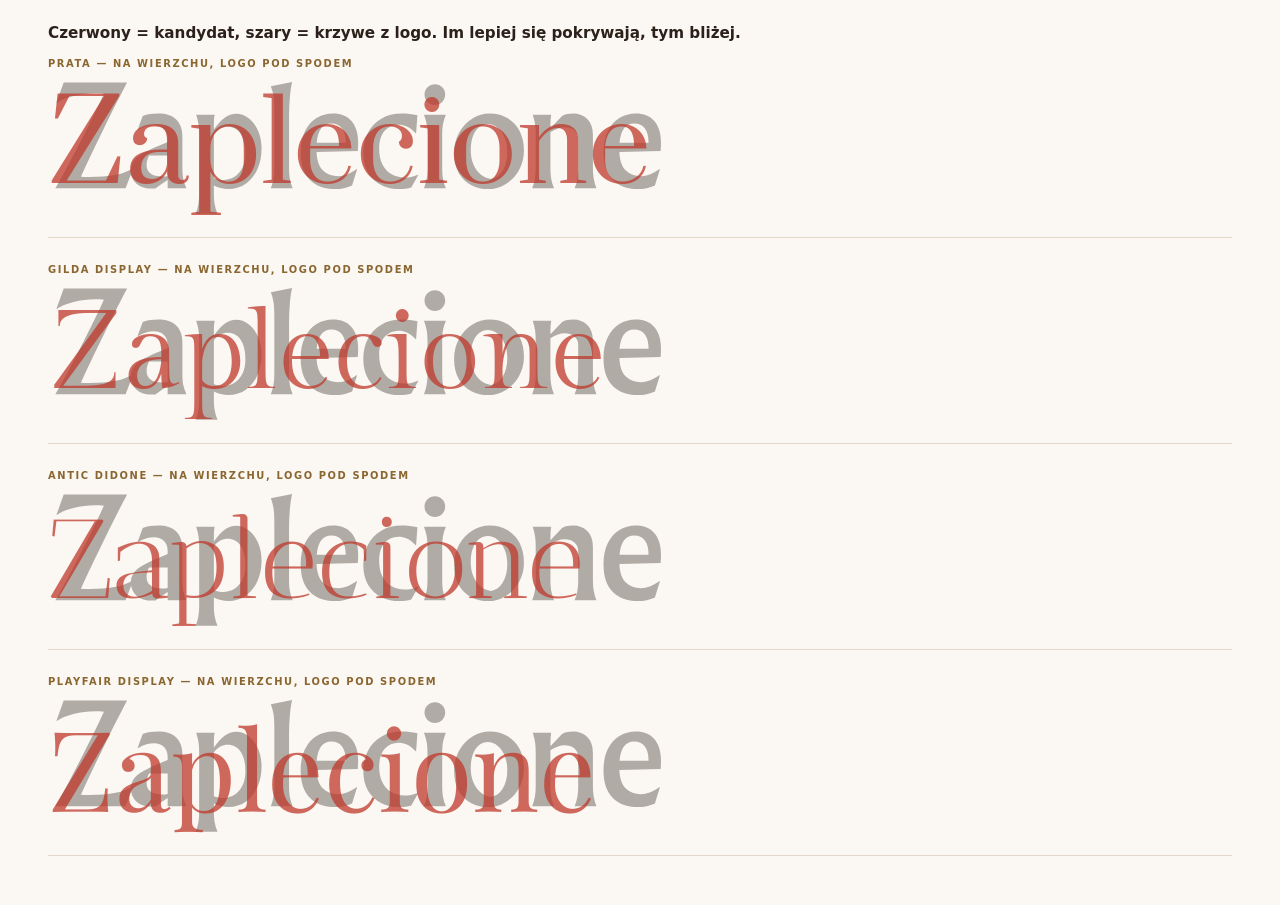
<file: podglad-kroje.html>
<!DOCTYPE html><html lang="pl"><head><meta charset="utf-8">
<meta name="viewport" content="width=device-width,initial-scale=1"><title>Nakładka krojów</title>
<link href="https://fonts.googleapis.com/css2?family=Prata&family=Gilda+Display&family=Antic+Didone&family=Playfair+Display&display=swap" rel="stylesheet">
<style>
body{margin:0;background:#FBF7F2;color:#2B211A;font-family:system-ui,sans-serif;padding:1.5rem clamp(1rem,4vw,3rem)}
h1{font-size:.95rem;margin:0 0 1rem}
.para{margin-bottom:1.6rem;padding-bottom:1rem;border-bottom:1px solid #E4D8C9}
.opis{font-size:.62rem;letter-spacing:.16em;text-transform:uppercase;color:#8A6630;font-weight:700;margin-bottom:.4rem}
.stos{position:relative;width:min(620px,95%)}
.stos svg{display:block;width:100%;height:auto;color:#2B211A;opacity:.35}
.nakl{position:absolute;inset:0;display:flex;align-items:center;color:#C0392B;opacity:.75;
      font-size:112px;line-height:1;white-space:nowrap}
</style></head><body>
<h1>Czerwony = kandydat, szary = krzywe z logo. Im lepiej się pokrywają, tym bliżej.</h1>
<div class="para">
 <div class="opis">Prata — na wierzchu, logo pod spodem</div>
 <div class="stos">
   <svg viewBox="331 668 884 208"><g fill="currentColor" fill-opacity="1"><g transform="translate(339.554212, 829.424861)"><g><path d="M 113.0625 -28.546875 L 102.015625 0 L 1.84375 0 C 9.332031 -12.15625 20.8125 -33.363281 36.28125 -63.625 C 51.75 -93.882812 63.347656 -117.609375 71.078125 -134.796875 C 67.023438 -135.160156 62.910156 -135.34375 58.734375 -135.34375 C 48.304688 -135.34375 38.023438 -134.113281 27.890625 -131.65625 C 17.765625 -129.207031 9.753906 -125.769531 3.859375 -121.34375 L 3.5 -121.71875 L 13.8125 -150.8125 L 104.21875 -150.8125 C 96.488281 -136.445312 85.71875 -115.175781 71.90625 -87 C 58.09375 -58.832031 46.890625 -35.296875 38.296875 -16.390625 C 42.222656 -16.023438 45.96875 -15.84375 49.53125 -15.84375 C 64.757812 -15.84375 77.523438 -16.914062 87.828125 -19.0625 C 98.140625 -21.207031 106.425781 -24.488281 112.6875 -28.90625 Z M 113.0625 -28.546875 "/></g></g></g><g fill="currentColor" fill-opacity="1"><g transform="translate(445.24839, 829.424861)"><g><path d="M 42.53125 -106.4375 C 53.945312 -106.4375 62.601562 -103.640625 68.5 -98.046875 C 74.394531 -92.460938 77.34375 -84.332031 77.34375 -73.65625 L 77.34375 -28.546875 C 77.34375 -22.523438 77.769531 -17.425781 78.625 -13.25 C 79.488281 -9.082031 80.960938 -4.664062 83.046875 0 L 56.34375 0 L 56.34375 -11.78125 C 50.570312 -8.46875 44.742188 -4.414062 38.859375 0.375 C 37.992188 0.488281 36.640625 0.546875 34.796875 0.546875 C 24.984375 0.546875 17.375 -1.8125 11.96875 -6.53125 C 6.5625 -11.257812 3.859375 -17.613281 3.859375 -25.59375 C 3.859375 -31.238281 5.640625 -36.238281 9.203125 -40.59375 C 12.765625 -44.957031 19.085938 -49.285156 28.171875 -53.578125 C 33.816406 -56.285156 43.207031 -60.398438 56.34375 -65.921875 L 56.34375 -70.15625 C 56.34375 -76.289062 54.59375 -81.078125 51.09375 -84.515625 C 47.59375 -87.953125 42.835938 -89.671875 36.828125 -89.671875 C 29.097656 -89.671875 21.425781 -87.28125 13.8125 -82.5 L 13.4375 -82.859375 L 20.8125 -103.125 C 27.5625 -105.332031 34.800781 -106.4375 42.53125 -106.4375 Z M 29.828125 -46.765625 C 27.492188 -42.472656 26.328125 -37.929688 26.328125 -33.140625 C 26.328125 -22.210938 34 -16.75 49.34375 -16.75 C 51.5625 -16.75 53.894531 -17 56.34375 -17.5 L 56.34375 -46.765625 Z M 29.828125 -46.765625 "/></g></g></g><g fill="currentColor" fill-opacity="1"><g transform="translate(531.055805, 829.424861)"><g><path d="M 10.5 36.453125 C 12.34375 31.671875 13.628906 27.097656 14.359375 22.734375 C 15.097656 18.378906 15.46875 13.441406 15.46875 7.921875 L 15.46875 -76.421875 C 15.46875 -81.941406 15.160156 -86.847656 14.546875 -91.140625 C 13.929688 -95.441406 12.828125 -99.988281 11.234375 -104.78125 L 37.5625 -104.78125 C 36.820312 -101.34375 36.453125 -97.597656 36.453125 -93.546875 L 36.453125 -83.59375 C 41.492188 -91.207031 46.59375 -96.882812 51.75 -100.625 C 56.90625 -104.375 62.425781 -106.25 68.3125 -106.25 C 74.570312 -106.25 80.460938 -104.128906 85.984375 -99.890625 C 91.515625 -95.660156 95.96875 -89.738281 99.34375 -82.125 C 102.71875 -74.507812 104.40625 -65.914062 104.40625 -56.34375 C 104.40625 -46.03125 102.53125 -36.484375 98.78125 -27.703125 C 95.039062 -18.929688 89.578125 -11.9375 82.390625 -6.71875 C 75.210938 -1.5 66.773438 1.109375 57.078125 1.109375 C 53.640625 1.109375 50.046875 0.648438 46.296875 -0.265625 C 42.554688 -1.191406 39.273438 -2.390625 36.453125 -3.859375 L 36.453125 7.921875 C 36.453125 13.566406 36.820312 18.535156 37.5625 22.828125 C 38.300781 27.128906 39.648438 31.671875 41.609375 36.453125 Z M 49.53125 -11.78125 C 55.550781 -11.78125 60.984375 -13.285156 65.828125 -16.296875 C 70.679688 -19.304688 74.488281 -23.664062 77.25 -29.375 C 80.007812 -35.082031 81.390625 -41.863281 81.390625 -49.71875 C 81.390625 -61.875 79.117188 -71.203125 74.578125 -77.703125 C 70.035156 -84.210938 63.957031 -87.46875 56.34375 -87.46875 C 48.613281 -87.46875 41.984375 -83.96875 36.453125 -76.96875 L 36.453125 -14.359375 C 40.878906 -12.640625 45.238281 -11.78125 49.53125 -11.78125 Z M 49.53125 -11.78125 "/></g></g></g><g fill="currentColor" fill-opacity="1"><g transform="translate(638.223078, 829.424861)"><g><path d="M 10.5 0 C 12.34375 -4.789062 13.628906 -9.363281 14.359375 -13.71875 C 15.097656 -18.070312 15.46875 -23.015625 15.46875 -28.546875 L 15.46875 -111.765625 C 15.46875 -119.992188 15.066406 -126.59375 14.265625 -131.5625 C 13.472656 -136.539062 12.21875 -141.175781 10.5 -145.46875 L 40.875 -151.359375 C 39.53125 -145.960938 38.457031 -138.875 37.65625 -130.09375 C 36.851562 -121.3125 36.453125 -112.015625 36.453125 -102.203125 L 36.453125 -28.546875 C 36.453125 -22.898438 36.820312 -17.925781 37.5625 -13.625 C 38.300781 -9.332031 39.648438 -4.789062 41.609375 0 Z M 10.5 0 "/></g></g></g><g fill="currentColor" fill-opacity="1"><g transform="translate(684.809385, 829.424861)"><g><path d="M 88.390625 -64.8125 C 88.390625 -60.03125 88.203125 -56.164062 87.828125 -53.21875 L 29.09375 -51.5625 C 29.582031 -39.40625 32.648438 -30.625 38.296875 -25.21875 C 43.941406 -19.820312 51.125 -17.125 59.84375 -17.125 C 64.019531 -17.125 68.191406 -17.890625 72.359375 -19.421875 C 76.535156 -20.960938 81.265625 -23.570312 86.546875 -27.25 L 86.921875 -26.890625 L 79.734375 -3.859375 C 72.367188 -0.429688 64.265625 1.28125 55.421875 1.28125 C 40.078125 1.28125 28.078125 -3.132812 19.421875 -11.96875 C 10.765625 -20.8125 6.4375 -33.882812 6.4375 -51.1875 C 6.4375 -62.851562 8.460938 -72.828125 12.515625 -81.109375 C 16.566406 -89.398438 22.09375 -95.691406 29.09375 -99.984375 C 36.09375 -104.285156 43.828125 -106.4375 52.296875 -106.4375 C 64.078125 -106.4375 73.035156 -102.753906 79.171875 -95.390625 C 85.316406 -88.023438 88.390625 -77.832031 88.390625 -64.8125 Z M 70.703125 -64.8125 C 70.703125 -73.78125 68.953125 -80.59375 65.453125 -85.25 C 61.960938 -89.914062 56.84375 -92.25 50.09375 -92.25 C 37.9375 -92.25 31 -83.101562 29.28125 -64.8125 Z M 70.703125 -64.8125 "/></g></g></g><g fill="currentColor" fill-opacity="1"><g transform="translate(774.115408, 829.424861)"><g><path d="M 61.3125 -106.4375 C 68.800781 -106.4375 76.226562 -105.578125 83.59375 -103.859375 L 81.765625 -78.625 L 81.203125 -78.4375 C 76.535156 -82.976562 72.300781 -86.140625 68.5 -87.921875 C 64.695312 -89.703125 60.769531 -90.59375 56.71875 -90.59375 C 48.738281 -90.59375 42.140625 -87.675781 36.921875 -81.84375 C 31.703125 -76.019531 29.09375 -67.398438 29.09375 -55.984375 C 29.09375 -47.503906 30.59375 -40.226562 33.59375 -34.15625 C 36.601562 -28.082031 40.835938 -23.414062 46.296875 -20.15625 C 51.765625 -16.90625 58 -15.28125 65 -15.28125 C 68.4375 -15.28125 71.660156 -15.554688 74.671875 -16.109375 C 77.679688 -16.660156 80.960938 -17.675781 84.515625 -19.15625 L 84.890625 -18.78125 L 74.765625 -0.921875 C 69.972656 0.542969 64.320312 1.28125 57.8125 1.28125 C 48.613281 1.28125 40.144531 -0.554688 32.40625 -4.234375 C 24.675781 -7.921875 18.414062 -13.660156 13.625 -21.453125 C 8.832031 -29.242188 6.4375 -38.972656 6.4375 -50.640625 C 6.4375 -61.191406 8.644531 -70.703125 13.0625 -79.171875 C 17.488281 -87.648438 23.84375 -94.3125 32.125 -99.15625 C 40.414062 -104.007812 50.144531 -106.4375 61.3125 -106.4375 Z M 61.3125 -106.4375 "/></g></g></g><g fill="currentColor" fill-opacity="1"><g transform="translate(856.240081, 829.424861)"><g><path d="M 26.515625 -148.234375 C 30.566406 -148.234375 34.003906 -146.789062 36.828125 -143.90625 C 39.648438 -141.019531 41.0625 -137.550781 41.0625 -133.5 C 41.0625 -129.445312 39.648438 -125.976562 36.828125 -123.09375 C 34.003906 -120.207031 30.566406 -118.765625 26.515625 -118.765625 C 22.335938 -118.765625 18.804688 -120.207031 15.921875 -123.09375 C 13.035156 -125.976562 11.59375 -129.445312 11.59375 -133.5 C 11.59375 -137.550781 13.035156 -141.019531 15.921875 -143.90625 C 18.804688 -146.789062 22.335938 -148.234375 26.515625 -148.234375 Z M 41.984375 -104.78125 C 40.015625 -99.988281 38.660156 -95.441406 37.921875 -91.140625 C 37.191406 -86.847656 36.828125 -81.878906 36.828125 -76.234375 L 36.828125 -28.546875 C 36.828125 -22.898438 37.191406 -17.925781 37.921875 -13.625 C 38.660156 -9.332031 40.015625 -4.789062 41.984375 0 L 10.859375 0 C 12.703125 -4.789062 13.992188 -9.363281 14.734375 -13.71875 C 15.472656 -18.070312 15.84375 -23.015625 15.84375 -28.546875 L 15.84375 -76.234375 C 15.84375 -81.753906 15.472656 -86.691406 14.734375 -91.046875 C 13.992188 -95.410156 12.703125 -99.988281 10.859375 -104.78125 Z M 41.984375 -104.78125 "/></g></g></g><g fill="currentColor" fill-opacity="1"><g transform="translate(903.562953, 829.424861)"><g><path d="M 56.90625 -106.4375 C 66.351562 -106.4375 74.789062 -104.347656 82.21875 -100.171875 C 89.644531 -95.992188 95.472656 -89.914062 99.703125 -81.9375 C 103.941406 -73.957031 106.0625 -64.445312 106.0625 -53.40625 C 106.0625 -43.09375 103.632812 -33.757812 98.78125 -25.40625 C 93.9375 -17.0625 87.585938 -10.523438 79.734375 -5.796875 C 71.878906 -1.078125 63.65625 1.28125 55.0625 1.28125 C 46.46875 1.28125 38.488281 -0.554688 31.125 -4.234375 C 23.757812 -7.921875 17.800781 -13.628906 13.25 -21.359375 C 8.707031 -29.097656 6.4375 -38.675781 6.4375 -50.09375 C 6.4375 -61.132812 8.859375 -70.953125 13.703125 -79.546875 C 18.554688 -88.140625 24.878906 -94.769531 32.671875 -99.4375 C 40.472656 -104.101562 48.550781 -106.4375 56.90625 -106.4375 Z M 54.5 -91.515625 C 49.957031 -91.515625 45.84375 -90.070312 42.15625 -87.1875 C 38.476562 -84.300781 35.566406 -80.066406 33.421875 -74.484375 C 31.273438 -68.898438 30.203125 -62.238281 30.203125 -54.5 C 30.203125 -46.769531 31.488281 -39.894531 34.0625 -33.875 C 36.644531 -27.863281 40.113281 -23.078125 44.46875 -19.515625 C 48.820312 -15.953125 53.640625 -13.867188 58.921875 -13.265625 C 65.671875 -14.242188 71.253906 -18.171875 75.671875 -25.046875 C 80.097656 -31.921875 82.3125 -40.757812 82.3125 -51.5625 C 82.3125 -59.164062 81.050781 -66.003906 78.53125 -72.078125 C 76.019531 -78.160156 72.644531 -82.921875 68.40625 -86.359375 C 64.175781 -89.796875 59.539062 -91.515625 54.5 -91.515625 Z M 54.5 -91.515625 "/></g></g></g><g fill="currentColor" fill-opacity="1"><g transform="translate(1010.546067, 829.424861)"><g><path d="M 10.859375 0 C 12.703125 -4.789062 13.992188 -9.363281 14.734375 -13.71875 C 15.472656 -18.070312 15.84375 -23.015625 15.84375 -28.546875 L 15.84375 -76.421875 C 15.84375 -81.941406 15.535156 -86.847656 14.921875 -91.140625 C 14.304688 -95.441406 13.195312 -99.988281 11.59375 -104.78125 L 37.9375 -104.78125 C 37.195312 -100.601562 36.828125 -96.0625 36.828125 -91.15625 L 36.828125 -85.625 L 53.40625 -103.125 C 57.820312 -105.332031 63.160156 -106.4375 69.421875 -106.4375 C 77.398438 -106.4375 84.054688 -103.796875 89.390625 -98.515625 C 94.734375 -93.234375 97.40625 -85.625 97.40625 -75.6875 L 97.40625 -28.546875 C 97.40625 -23.015625 97.773438 -18.070312 98.515625 -13.71875 C 99.253906 -9.363281 100.539062 -4.789062 102.375 0 L 71.265625 0 C 73.222656 -4.789062 74.570312 -9.332031 75.3125 -13.625 C 76.050781 -17.925781 76.421875 -22.898438 76.421875 -28.546875 L 76.421875 -70.53125 C 76.421875 -75.4375 74.609375 -79.394531 70.984375 -82.40625 C 67.359375 -85.414062 62.722656 -86.921875 57.078125 -86.921875 C 53.890625 -86.921875 50.695312 -86.363281 47.5 -85.25 C 44.3125 -84.144531 40.753906 -82.367188 36.828125 -79.921875 L 36.828125 -28.546875 C 36.828125 -22.898438 37.191406 -17.925781 37.921875 -13.625 C 38.660156 -9.332031 40.015625 -4.789062 41.984375 0 Z M 10.859375 0 "/></g></g></g><g fill="currentColor" fill-opacity="1"><g transform="translate(1116.608528, 829.424861)"><g><path d="M 88.390625 -64.8125 C 88.390625 -60.03125 88.203125 -56.164062 87.828125 -53.21875 L 29.09375 -51.5625 C 29.582031 -39.40625 32.648438 -30.625 38.296875 -25.21875 C 43.941406 -19.820312 51.125 -17.125 59.84375 -17.125 C 64.019531 -17.125 68.191406 -17.890625 72.359375 -19.421875 C 76.535156 -20.960938 81.265625 -23.570312 86.546875 -27.25 L 86.921875 -26.890625 L 79.734375 -3.859375 C 72.367188 -0.429688 64.265625 1.28125 55.421875 1.28125 C 40.078125 1.28125 28.078125 -3.132812 19.421875 -11.96875 C 10.765625 -20.8125 6.4375 -33.882812 6.4375 -51.1875 C 6.4375 -62.851562 8.460938 -72.828125 12.515625 -81.109375 C 16.566406 -89.398438 22.09375 -95.691406 29.09375 -99.984375 C 36.09375 -104.285156 43.828125 -106.4375 52.296875 -106.4375 C 64.078125 -106.4375 73.035156 -102.753906 79.171875 -95.390625 C 85.316406 -88.023438 88.390625 -77.832031 88.390625 -64.8125 Z M 70.703125 -64.8125 C 70.703125 -73.78125 68.953125 -80.59375 65.453125 -85.25 C 61.960938 -89.914062 56.84375 -92.25 50.09375 -92.25 C 37.9375 -92.25 31 -83.101562 29.28125 -64.8125 Z M 70.703125 -64.8125 "/></g></g></g></svg>
   <div class="nakl" style="font-family:'Prata',serif">Zaplecione</div>
 </div></div><div class="para">
 <div class="opis">Gilda Display — na wierzchu, logo pod spodem</div>
 <div class="stos">
   <svg viewBox="331 668 884 208"><g fill="currentColor" fill-opacity="1"><g transform="translate(339.554212, 829.424861)"><g><path d="M 113.0625 -28.546875 L 102.015625 0 L 1.84375 0 C 9.332031 -12.15625 20.8125 -33.363281 36.28125 -63.625 C 51.75 -93.882812 63.347656 -117.609375 71.078125 -134.796875 C 67.023438 -135.160156 62.910156 -135.34375 58.734375 -135.34375 C 48.304688 -135.34375 38.023438 -134.113281 27.890625 -131.65625 C 17.765625 -129.207031 9.753906 -125.769531 3.859375 -121.34375 L 3.5 -121.71875 L 13.8125 -150.8125 L 104.21875 -150.8125 C 96.488281 -136.445312 85.71875 -115.175781 71.90625 -87 C 58.09375 -58.832031 46.890625 -35.296875 38.296875 -16.390625 C 42.222656 -16.023438 45.96875 -15.84375 49.53125 -15.84375 C 64.757812 -15.84375 77.523438 -16.914062 87.828125 -19.0625 C 98.140625 -21.207031 106.425781 -24.488281 112.6875 -28.90625 Z M 113.0625 -28.546875 "/></g></g></g><g fill="currentColor" fill-opacity="1"><g transform="translate(445.24839, 829.424861)"><g><path d="M 42.53125 -106.4375 C 53.945312 -106.4375 62.601562 -103.640625 68.5 -98.046875 C 74.394531 -92.460938 77.34375 -84.332031 77.34375 -73.65625 L 77.34375 -28.546875 C 77.34375 -22.523438 77.769531 -17.425781 78.625 -13.25 C 79.488281 -9.082031 80.960938 -4.664062 83.046875 0 L 56.34375 0 L 56.34375 -11.78125 C 50.570312 -8.46875 44.742188 -4.414062 38.859375 0.375 C 37.992188 0.488281 36.640625 0.546875 34.796875 0.546875 C 24.984375 0.546875 17.375 -1.8125 11.96875 -6.53125 C 6.5625 -11.257812 3.859375 -17.613281 3.859375 -25.59375 C 3.859375 -31.238281 5.640625 -36.238281 9.203125 -40.59375 C 12.765625 -44.957031 19.085938 -49.285156 28.171875 -53.578125 C 33.816406 -56.285156 43.207031 -60.398438 56.34375 -65.921875 L 56.34375 -70.15625 C 56.34375 -76.289062 54.59375 -81.078125 51.09375 -84.515625 C 47.59375 -87.953125 42.835938 -89.671875 36.828125 -89.671875 C 29.097656 -89.671875 21.425781 -87.28125 13.8125 -82.5 L 13.4375 -82.859375 L 20.8125 -103.125 C 27.5625 -105.332031 34.800781 -106.4375 42.53125 -106.4375 Z M 29.828125 -46.765625 C 27.492188 -42.472656 26.328125 -37.929688 26.328125 -33.140625 C 26.328125 -22.210938 34 -16.75 49.34375 -16.75 C 51.5625 -16.75 53.894531 -17 56.34375 -17.5 L 56.34375 -46.765625 Z M 29.828125 -46.765625 "/></g></g></g><g fill="currentColor" fill-opacity="1"><g transform="translate(531.055805, 829.424861)"><g><path d="M 10.5 36.453125 C 12.34375 31.671875 13.628906 27.097656 14.359375 22.734375 C 15.097656 18.378906 15.46875 13.441406 15.46875 7.921875 L 15.46875 -76.421875 C 15.46875 -81.941406 15.160156 -86.847656 14.546875 -91.140625 C 13.929688 -95.441406 12.828125 -99.988281 11.234375 -104.78125 L 37.5625 -104.78125 C 36.820312 -101.34375 36.453125 -97.597656 36.453125 -93.546875 L 36.453125 -83.59375 C 41.492188 -91.207031 46.59375 -96.882812 51.75 -100.625 C 56.90625 -104.375 62.425781 -106.25 68.3125 -106.25 C 74.570312 -106.25 80.460938 -104.128906 85.984375 -99.890625 C 91.515625 -95.660156 95.96875 -89.738281 99.34375 -82.125 C 102.71875 -74.507812 104.40625 -65.914062 104.40625 -56.34375 C 104.40625 -46.03125 102.53125 -36.484375 98.78125 -27.703125 C 95.039062 -18.929688 89.578125 -11.9375 82.390625 -6.71875 C 75.210938 -1.5 66.773438 1.109375 57.078125 1.109375 C 53.640625 1.109375 50.046875 0.648438 46.296875 -0.265625 C 42.554688 -1.191406 39.273438 -2.390625 36.453125 -3.859375 L 36.453125 7.921875 C 36.453125 13.566406 36.820312 18.535156 37.5625 22.828125 C 38.300781 27.128906 39.648438 31.671875 41.609375 36.453125 Z M 49.53125 -11.78125 C 55.550781 -11.78125 60.984375 -13.285156 65.828125 -16.296875 C 70.679688 -19.304688 74.488281 -23.664062 77.25 -29.375 C 80.007812 -35.082031 81.390625 -41.863281 81.390625 -49.71875 C 81.390625 -61.875 79.117188 -71.203125 74.578125 -77.703125 C 70.035156 -84.210938 63.957031 -87.46875 56.34375 -87.46875 C 48.613281 -87.46875 41.984375 -83.96875 36.453125 -76.96875 L 36.453125 -14.359375 C 40.878906 -12.640625 45.238281 -11.78125 49.53125 -11.78125 Z M 49.53125 -11.78125 "/></g></g></g><g fill="currentColor" fill-opacity="1"><g transform="translate(638.223078, 829.424861)"><g><path d="M 10.5 0 C 12.34375 -4.789062 13.628906 -9.363281 14.359375 -13.71875 C 15.097656 -18.070312 15.46875 -23.015625 15.46875 -28.546875 L 15.46875 -111.765625 C 15.46875 -119.992188 15.066406 -126.59375 14.265625 -131.5625 C 13.472656 -136.539062 12.21875 -141.175781 10.5 -145.46875 L 40.875 -151.359375 C 39.53125 -145.960938 38.457031 -138.875 37.65625 -130.09375 C 36.851562 -121.3125 36.453125 -112.015625 36.453125 -102.203125 L 36.453125 -28.546875 C 36.453125 -22.898438 36.820312 -17.925781 37.5625 -13.625 C 38.300781 -9.332031 39.648438 -4.789062 41.609375 0 Z M 10.5 0 "/></g></g></g><g fill="currentColor" fill-opacity="1"><g transform="translate(684.809385, 829.424861)"><g><path d="M 88.390625 -64.8125 C 88.390625 -60.03125 88.203125 -56.164062 87.828125 -53.21875 L 29.09375 -51.5625 C 29.582031 -39.40625 32.648438 -30.625 38.296875 -25.21875 C 43.941406 -19.820312 51.125 -17.125 59.84375 -17.125 C 64.019531 -17.125 68.191406 -17.890625 72.359375 -19.421875 C 76.535156 -20.960938 81.265625 -23.570312 86.546875 -27.25 L 86.921875 -26.890625 L 79.734375 -3.859375 C 72.367188 -0.429688 64.265625 1.28125 55.421875 1.28125 C 40.078125 1.28125 28.078125 -3.132812 19.421875 -11.96875 C 10.765625 -20.8125 6.4375 -33.882812 6.4375 -51.1875 C 6.4375 -62.851562 8.460938 -72.828125 12.515625 -81.109375 C 16.566406 -89.398438 22.09375 -95.691406 29.09375 -99.984375 C 36.09375 -104.285156 43.828125 -106.4375 52.296875 -106.4375 C 64.078125 -106.4375 73.035156 -102.753906 79.171875 -95.390625 C 85.316406 -88.023438 88.390625 -77.832031 88.390625 -64.8125 Z M 70.703125 -64.8125 C 70.703125 -73.78125 68.953125 -80.59375 65.453125 -85.25 C 61.960938 -89.914062 56.84375 -92.25 50.09375 -92.25 C 37.9375 -92.25 31 -83.101562 29.28125 -64.8125 Z M 70.703125 -64.8125 "/></g></g></g><g fill="currentColor" fill-opacity="1"><g transform="translate(774.115408, 829.424861)"><g><path d="M 61.3125 -106.4375 C 68.800781 -106.4375 76.226562 -105.578125 83.59375 -103.859375 L 81.765625 -78.625 L 81.203125 -78.4375 C 76.535156 -82.976562 72.300781 -86.140625 68.5 -87.921875 C 64.695312 -89.703125 60.769531 -90.59375 56.71875 -90.59375 C 48.738281 -90.59375 42.140625 -87.675781 36.921875 -81.84375 C 31.703125 -76.019531 29.09375 -67.398438 29.09375 -55.984375 C 29.09375 -47.503906 30.59375 -40.226562 33.59375 -34.15625 C 36.601562 -28.082031 40.835938 -23.414062 46.296875 -20.15625 C 51.765625 -16.90625 58 -15.28125 65 -15.28125 C 68.4375 -15.28125 71.660156 -15.554688 74.671875 -16.109375 C 77.679688 -16.660156 80.960938 -17.675781 84.515625 -19.15625 L 84.890625 -18.78125 L 74.765625 -0.921875 C 69.972656 0.542969 64.320312 1.28125 57.8125 1.28125 C 48.613281 1.28125 40.144531 -0.554688 32.40625 -4.234375 C 24.675781 -7.921875 18.414062 -13.660156 13.625 -21.453125 C 8.832031 -29.242188 6.4375 -38.972656 6.4375 -50.640625 C 6.4375 -61.191406 8.644531 -70.703125 13.0625 -79.171875 C 17.488281 -87.648438 23.84375 -94.3125 32.125 -99.15625 C 40.414062 -104.007812 50.144531 -106.4375 61.3125 -106.4375 Z M 61.3125 -106.4375 "/></g></g></g><g fill="currentColor" fill-opacity="1"><g transform="translate(856.240081, 829.424861)"><g><path d="M 26.515625 -148.234375 C 30.566406 -148.234375 34.003906 -146.789062 36.828125 -143.90625 C 39.648438 -141.019531 41.0625 -137.550781 41.0625 -133.5 C 41.0625 -129.445312 39.648438 -125.976562 36.828125 -123.09375 C 34.003906 -120.207031 30.566406 -118.765625 26.515625 -118.765625 C 22.335938 -118.765625 18.804688 -120.207031 15.921875 -123.09375 C 13.035156 -125.976562 11.59375 -129.445312 11.59375 -133.5 C 11.59375 -137.550781 13.035156 -141.019531 15.921875 -143.90625 C 18.804688 -146.789062 22.335938 -148.234375 26.515625 -148.234375 Z M 41.984375 -104.78125 C 40.015625 -99.988281 38.660156 -95.441406 37.921875 -91.140625 C 37.191406 -86.847656 36.828125 -81.878906 36.828125 -76.234375 L 36.828125 -28.546875 C 36.828125 -22.898438 37.191406 -17.925781 37.921875 -13.625 C 38.660156 -9.332031 40.015625 -4.789062 41.984375 0 L 10.859375 0 C 12.703125 -4.789062 13.992188 -9.363281 14.734375 -13.71875 C 15.472656 -18.070312 15.84375 -23.015625 15.84375 -28.546875 L 15.84375 -76.234375 C 15.84375 -81.753906 15.472656 -86.691406 14.734375 -91.046875 C 13.992188 -95.410156 12.703125 -99.988281 10.859375 -104.78125 Z M 41.984375 -104.78125 "/></g></g></g><g fill="currentColor" fill-opacity="1"><g transform="translate(903.562953, 829.424861)"><g><path d="M 56.90625 -106.4375 C 66.351562 -106.4375 74.789062 -104.347656 82.21875 -100.171875 C 89.644531 -95.992188 95.472656 -89.914062 99.703125 -81.9375 C 103.941406 -73.957031 106.0625 -64.445312 106.0625 -53.40625 C 106.0625 -43.09375 103.632812 -33.757812 98.78125 -25.40625 C 93.9375 -17.0625 87.585938 -10.523438 79.734375 -5.796875 C 71.878906 -1.078125 63.65625 1.28125 55.0625 1.28125 C 46.46875 1.28125 38.488281 -0.554688 31.125 -4.234375 C 23.757812 -7.921875 17.800781 -13.628906 13.25 -21.359375 C 8.707031 -29.097656 6.4375 -38.675781 6.4375 -50.09375 C 6.4375 -61.132812 8.859375 -70.953125 13.703125 -79.546875 C 18.554688 -88.140625 24.878906 -94.769531 32.671875 -99.4375 C 40.472656 -104.101562 48.550781 -106.4375 56.90625 -106.4375 Z M 54.5 -91.515625 C 49.957031 -91.515625 45.84375 -90.070312 42.15625 -87.1875 C 38.476562 -84.300781 35.566406 -80.066406 33.421875 -74.484375 C 31.273438 -68.898438 30.203125 -62.238281 30.203125 -54.5 C 30.203125 -46.769531 31.488281 -39.894531 34.0625 -33.875 C 36.644531 -27.863281 40.113281 -23.078125 44.46875 -19.515625 C 48.820312 -15.953125 53.640625 -13.867188 58.921875 -13.265625 C 65.671875 -14.242188 71.253906 -18.171875 75.671875 -25.046875 C 80.097656 -31.921875 82.3125 -40.757812 82.3125 -51.5625 C 82.3125 -59.164062 81.050781 -66.003906 78.53125 -72.078125 C 76.019531 -78.160156 72.644531 -82.921875 68.40625 -86.359375 C 64.175781 -89.796875 59.539062 -91.515625 54.5 -91.515625 Z M 54.5 -91.515625 "/></g></g></g><g fill="currentColor" fill-opacity="1"><g transform="translate(1010.546067, 829.424861)"><g><path d="M 10.859375 0 C 12.703125 -4.789062 13.992188 -9.363281 14.734375 -13.71875 C 15.472656 -18.070312 15.84375 -23.015625 15.84375 -28.546875 L 15.84375 -76.421875 C 15.84375 -81.941406 15.535156 -86.847656 14.921875 -91.140625 C 14.304688 -95.441406 13.195312 -99.988281 11.59375 -104.78125 L 37.9375 -104.78125 C 37.195312 -100.601562 36.828125 -96.0625 36.828125 -91.15625 L 36.828125 -85.625 L 53.40625 -103.125 C 57.820312 -105.332031 63.160156 -106.4375 69.421875 -106.4375 C 77.398438 -106.4375 84.054688 -103.796875 89.390625 -98.515625 C 94.734375 -93.234375 97.40625 -85.625 97.40625 -75.6875 L 97.40625 -28.546875 C 97.40625 -23.015625 97.773438 -18.070312 98.515625 -13.71875 C 99.253906 -9.363281 100.539062 -4.789062 102.375 0 L 71.265625 0 C 73.222656 -4.789062 74.570312 -9.332031 75.3125 -13.625 C 76.050781 -17.925781 76.421875 -22.898438 76.421875 -28.546875 L 76.421875 -70.53125 C 76.421875 -75.4375 74.609375 -79.394531 70.984375 -82.40625 C 67.359375 -85.414062 62.722656 -86.921875 57.078125 -86.921875 C 53.890625 -86.921875 50.695312 -86.363281 47.5 -85.25 C 44.3125 -84.144531 40.753906 -82.367188 36.828125 -79.921875 L 36.828125 -28.546875 C 36.828125 -22.898438 37.191406 -17.925781 37.921875 -13.625 C 38.660156 -9.332031 40.015625 -4.789062 41.984375 0 Z M 10.859375 0 "/></g></g></g><g fill="currentColor" fill-opacity="1"><g transform="translate(1116.608528, 829.424861)"><g><path d="M 88.390625 -64.8125 C 88.390625 -60.03125 88.203125 -56.164062 87.828125 -53.21875 L 29.09375 -51.5625 C 29.582031 -39.40625 32.648438 -30.625 38.296875 -25.21875 C 43.941406 -19.820312 51.125 -17.125 59.84375 -17.125 C 64.019531 -17.125 68.191406 -17.890625 72.359375 -19.421875 C 76.535156 -20.960938 81.265625 -23.570312 86.546875 -27.25 L 86.921875 -26.890625 L 79.734375 -3.859375 C 72.367188 -0.429688 64.265625 1.28125 55.421875 1.28125 C 40.078125 1.28125 28.078125 -3.132812 19.421875 -11.96875 C 10.765625 -20.8125 6.4375 -33.882812 6.4375 -51.1875 C 6.4375 -62.851562 8.460938 -72.828125 12.515625 -81.109375 C 16.566406 -89.398438 22.09375 -95.691406 29.09375 -99.984375 C 36.09375 -104.285156 43.828125 -106.4375 52.296875 -106.4375 C 64.078125 -106.4375 73.035156 -102.753906 79.171875 -95.390625 C 85.316406 -88.023438 88.390625 -77.832031 88.390625 -64.8125 Z M 70.703125 -64.8125 C 70.703125 -73.78125 68.953125 -80.59375 65.453125 -85.25 C 61.960938 -89.914062 56.84375 -92.25 50.09375 -92.25 C 37.9375 -92.25 31 -83.101562 29.28125 -64.8125 Z M 70.703125 -64.8125 "/></g></g></g></svg>
   <div class="nakl" style="font-family:'Gilda Display',serif">Zaplecione</div>
 </div></div><div class="para">
 <div class="opis">Antic Didone — na wierzchu, logo pod spodem</div>
 <div class="stos">
   <svg viewBox="331 668 884 208"><g fill="currentColor" fill-opacity="1"><g transform="translate(339.554212, 829.424861)"><g><path d="M 113.0625 -28.546875 L 102.015625 0 L 1.84375 0 C 9.332031 -12.15625 20.8125 -33.363281 36.28125 -63.625 C 51.75 -93.882812 63.347656 -117.609375 71.078125 -134.796875 C 67.023438 -135.160156 62.910156 -135.34375 58.734375 -135.34375 C 48.304688 -135.34375 38.023438 -134.113281 27.890625 -131.65625 C 17.765625 -129.207031 9.753906 -125.769531 3.859375 -121.34375 L 3.5 -121.71875 L 13.8125 -150.8125 L 104.21875 -150.8125 C 96.488281 -136.445312 85.71875 -115.175781 71.90625 -87 C 58.09375 -58.832031 46.890625 -35.296875 38.296875 -16.390625 C 42.222656 -16.023438 45.96875 -15.84375 49.53125 -15.84375 C 64.757812 -15.84375 77.523438 -16.914062 87.828125 -19.0625 C 98.140625 -21.207031 106.425781 -24.488281 112.6875 -28.90625 Z M 113.0625 -28.546875 "/></g></g></g><g fill="currentColor" fill-opacity="1"><g transform="translate(445.24839, 829.424861)"><g><path d="M 42.53125 -106.4375 C 53.945312 -106.4375 62.601562 -103.640625 68.5 -98.046875 C 74.394531 -92.460938 77.34375 -84.332031 77.34375 -73.65625 L 77.34375 -28.546875 C 77.34375 -22.523438 77.769531 -17.425781 78.625 -13.25 C 79.488281 -9.082031 80.960938 -4.664062 83.046875 0 L 56.34375 0 L 56.34375 -11.78125 C 50.570312 -8.46875 44.742188 -4.414062 38.859375 0.375 C 37.992188 0.488281 36.640625 0.546875 34.796875 0.546875 C 24.984375 0.546875 17.375 -1.8125 11.96875 -6.53125 C 6.5625 -11.257812 3.859375 -17.613281 3.859375 -25.59375 C 3.859375 -31.238281 5.640625 -36.238281 9.203125 -40.59375 C 12.765625 -44.957031 19.085938 -49.285156 28.171875 -53.578125 C 33.816406 -56.285156 43.207031 -60.398438 56.34375 -65.921875 L 56.34375 -70.15625 C 56.34375 -76.289062 54.59375 -81.078125 51.09375 -84.515625 C 47.59375 -87.953125 42.835938 -89.671875 36.828125 -89.671875 C 29.097656 -89.671875 21.425781 -87.28125 13.8125 -82.5 L 13.4375 -82.859375 L 20.8125 -103.125 C 27.5625 -105.332031 34.800781 -106.4375 42.53125 -106.4375 Z M 29.828125 -46.765625 C 27.492188 -42.472656 26.328125 -37.929688 26.328125 -33.140625 C 26.328125 -22.210938 34 -16.75 49.34375 -16.75 C 51.5625 -16.75 53.894531 -17 56.34375 -17.5 L 56.34375 -46.765625 Z M 29.828125 -46.765625 "/></g></g></g><g fill="currentColor" fill-opacity="1"><g transform="translate(531.055805, 829.424861)"><g><path d="M 10.5 36.453125 C 12.34375 31.671875 13.628906 27.097656 14.359375 22.734375 C 15.097656 18.378906 15.46875 13.441406 15.46875 7.921875 L 15.46875 -76.421875 C 15.46875 -81.941406 15.160156 -86.847656 14.546875 -91.140625 C 13.929688 -95.441406 12.828125 -99.988281 11.234375 -104.78125 L 37.5625 -104.78125 C 36.820312 -101.34375 36.453125 -97.597656 36.453125 -93.546875 L 36.453125 -83.59375 C 41.492188 -91.207031 46.59375 -96.882812 51.75 -100.625 C 56.90625 -104.375 62.425781 -106.25 68.3125 -106.25 C 74.570312 -106.25 80.460938 -104.128906 85.984375 -99.890625 C 91.515625 -95.660156 95.96875 -89.738281 99.34375 -82.125 C 102.71875 -74.507812 104.40625 -65.914062 104.40625 -56.34375 C 104.40625 -46.03125 102.53125 -36.484375 98.78125 -27.703125 C 95.039062 -18.929688 89.578125 -11.9375 82.390625 -6.71875 C 75.210938 -1.5 66.773438 1.109375 57.078125 1.109375 C 53.640625 1.109375 50.046875 0.648438 46.296875 -0.265625 C 42.554688 -1.191406 39.273438 -2.390625 36.453125 -3.859375 L 36.453125 7.921875 C 36.453125 13.566406 36.820312 18.535156 37.5625 22.828125 C 38.300781 27.128906 39.648438 31.671875 41.609375 36.453125 Z M 49.53125 -11.78125 C 55.550781 -11.78125 60.984375 -13.285156 65.828125 -16.296875 C 70.679688 -19.304688 74.488281 -23.664062 77.25 -29.375 C 80.007812 -35.082031 81.390625 -41.863281 81.390625 -49.71875 C 81.390625 -61.875 79.117188 -71.203125 74.578125 -77.703125 C 70.035156 -84.210938 63.957031 -87.46875 56.34375 -87.46875 C 48.613281 -87.46875 41.984375 -83.96875 36.453125 -76.96875 L 36.453125 -14.359375 C 40.878906 -12.640625 45.238281 -11.78125 49.53125 -11.78125 Z M 49.53125 -11.78125 "/></g></g></g><g fill="currentColor" fill-opacity="1"><g transform="translate(638.223078, 829.424861)"><g><path d="M 10.5 0 C 12.34375 -4.789062 13.628906 -9.363281 14.359375 -13.71875 C 15.097656 -18.070312 15.46875 -23.015625 15.46875 -28.546875 L 15.46875 -111.765625 C 15.46875 -119.992188 15.066406 -126.59375 14.265625 -131.5625 C 13.472656 -136.539062 12.21875 -141.175781 10.5 -145.46875 L 40.875 -151.359375 C 39.53125 -145.960938 38.457031 -138.875 37.65625 -130.09375 C 36.851562 -121.3125 36.453125 -112.015625 36.453125 -102.203125 L 36.453125 -28.546875 C 36.453125 -22.898438 36.820312 -17.925781 37.5625 -13.625 C 38.300781 -9.332031 39.648438 -4.789062 41.609375 0 Z M 10.5 0 "/></g></g></g><g fill="currentColor" fill-opacity="1"><g transform="translate(684.809385, 829.424861)"><g><path d="M 88.390625 -64.8125 C 88.390625 -60.03125 88.203125 -56.164062 87.828125 -53.21875 L 29.09375 -51.5625 C 29.582031 -39.40625 32.648438 -30.625 38.296875 -25.21875 C 43.941406 -19.820312 51.125 -17.125 59.84375 -17.125 C 64.019531 -17.125 68.191406 -17.890625 72.359375 -19.421875 C 76.535156 -20.960938 81.265625 -23.570312 86.546875 -27.25 L 86.921875 -26.890625 L 79.734375 -3.859375 C 72.367188 -0.429688 64.265625 1.28125 55.421875 1.28125 C 40.078125 1.28125 28.078125 -3.132812 19.421875 -11.96875 C 10.765625 -20.8125 6.4375 -33.882812 6.4375 -51.1875 C 6.4375 -62.851562 8.460938 -72.828125 12.515625 -81.109375 C 16.566406 -89.398438 22.09375 -95.691406 29.09375 -99.984375 C 36.09375 -104.285156 43.828125 -106.4375 52.296875 -106.4375 C 64.078125 -106.4375 73.035156 -102.753906 79.171875 -95.390625 C 85.316406 -88.023438 88.390625 -77.832031 88.390625 -64.8125 Z M 70.703125 -64.8125 C 70.703125 -73.78125 68.953125 -80.59375 65.453125 -85.25 C 61.960938 -89.914062 56.84375 -92.25 50.09375 -92.25 C 37.9375 -92.25 31 -83.101562 29.28125 -64.8125 Z M 70.703125 -64.8125 "/></g></g></g><g fill="currentColor" fill-opacity="1"><g transform="translate(774.115408, 829.424861)"><g><path d="M 61.3125 -106.4375 C 68.800781 -106.4375 76.226562 -105.578125 83.59375 -103.859375 L 81.765625 -78.625 L 81.203125 -78.4375 C 76.535156 -82.976562 72.300781 -86.140625 68.5 -87.921875 C 64.695312 -89.703125 60.769531 -90.59375 56.71875 -90.59375 C 48.738281 -90.59375 42.140625 -87.675781 36.921875 -81.84375 C 31.703125 -76.019531 29.09375 -67.398438 29.09375 -55.984375 C 29.09375 -47.503906 30.59375 -40.226562 33.59375 -34.15625 C 36.601562 -28.082031 40.835938 -23.414062 46.296875 -20.15625 C 51.765625 -16.90625 58 -15.28125 65 -15.28125 C 68.4375 -15.28125 71.660156 -15.554688 74.671875 -16.109375 C 77.679688 -16.660156 80.960938 -17.675781 84.515625 -19.15625 L 84.890625 -18.78125 L 74.765625 -0.921875 C 69.972656 0.542969 64.320312 1.28125 57.8125 1.28125 C 48.613281 1.28125 40.144531 -0.554688 32.40625 -4.234375 C 24.675781 -7.921875 18.414062 -13.660156 13.625 -21.453125 C 8.832031 -29.242188 6.4375 -38.972656 6.4375 -50.640625 C 6.4375 -61.191406 8.644531 -70.703125 13.0625 -79.171875 C 17.488281 -87.648438 23.84375 -94.3125 32.125 -99.15625 C 40.414062 -104.007812 50.144531 -106.4375 61.3125 -106.4375 Z M 61.3125 -106.4375 "/></g></g></g><g fill="currentColor" fill-opacity="1"><g transform="translate(856.240081, 829.424861)"><g><path d="M 26.515625 -148.234375 C 30.566406 -148.234375 34.003906 -146.789062 36.828125 -143.90625 C 39.648438 -141.019531 41.0625 -137.550781 41.0625 -133.5 C 41.0625 -129.445312 39.648438 -125.976562 36.828125 -123.09375 C 34.003906 -120.207031 30.566406 -118.765625 26.515625 -118.765625 C 22.335938 -118.765625 18.804688 -120.207031 15.921875 -123.09375 C 13.035156 -125.976562 11.59375 -129.445312 11.59375 -133.5 C 11.59375 -137.550781 13.035156 -141.019531 15.921875 -143.90625 C 18.804688 -146.789062 22.335938 -148.234375 26.515625 -148.234375 Z M 41.984375 -104.78125 C 40.015625 -99.988281 38.660156 -95.441406 37.921875 -91.140625 C 37.191406 -86.847656 36.828125 -81.878906 36.828125 -76.234375 L 36.828125 -28.546875 C 36.828125 -22.898438 37.191406 -17.925781 37.921875 -13.625 C 38.660156 -9.332031 40.015625 -4.789062 41.984375 0 L 10.859375 0 C 12.703125 -4.789062 13.992188 -9.363281 14.734375 -13.71875 C 15.472656 -18.070312 15.84375 -23.015625 15.84375 -28.546875 L 15.84375 -76.234375 C 15.84375 -81.753906 15.472656 -86.691406 14.734375 -91.046875 C 13.992188 -95.410156 12.703125 -99.988281 10.859375 -104.78125 Z M 41.984375 -104.78125 "/></g></g></g><g fill="currentColor" fill-opacity="1"><g transform="translate(903.562953, 829.424861)"><g><path d="M 56.90625 -106.4375 C 66.351562 -106.4375 74.789062 -104.347656 82.21875 -100.171875 C 89.644531 -95.992188 95.472656 -89.914062 99.703125 -81.9375 C 103.941406 -73.957031 106.0625 -64.445312 106.0625 -53.40625 C 106.0625 -43.09375 103.632812 -33.757812 98.78125 -25.40625 C 93.9375 -17.0625 87.585938 -10.523438 79.734375 -5.796875 C 71.878906 -1.078125 63.65625 1.28125 55.0625 1.28125 C 46.46875 1.28125 38.488281 -0.554688 31.125 -4.234375 C 23.757812 -7.921875 17.800781 -13.628906 13.25 -21.359375 C 8.707031 -29.097656 6.4375 -38.675781 6.4375 -50.09375 C 6.4375 -61.132812 8.859375 -70.953125 13.703125 -79.546875 C 18.554688 -88.140625 24.878906 -94.769531 32.671875 -99.4375 C 40.472656 -104.101562 48.550781 -106.4375 56.90625 -106.4375 Z M 54.5 -91.515625 C 49.957031 -91.515625 45.84375 -90.070312 42.15625 -87.1875 C 38.476562 -84.300781 35.566406 -80.066406 33.421875 -74.484375 C 31.273438 -68.898438 30.203125 -62.238281 30.203125 -54.5 C 30.203125 -46.769531 31.488281 -39.894531 34.0625 -33.875 C 36.644531 -27.863281 40.113281 -23.078125 44.46875 -19.515625 C 48.820312 -15.953125 53.640625 -13.867188 58.921875 -13.265625 C 65.671875 -14.242188 71.253906 -18.171875 75.671875 -25.046875 C 80.097656 -31.921875 82.3125 -40.757812 82.3125 -51.5625 C 82.3125 -59.164062 81.050781 -66.003906 78.53125 -72.078125 C 76.019531 -78.160156 72.644531 -82.921875 68.40625 -86.359375 C 64.175781 -89.796875 59.539062 -91.515625 54.5 -91.515625 Z M 54.5 -91.515625 "/></g></g></g><g fill="currentColor" fill-opacity="1"><g transform="translate(1010.546067, 829.424861)"><g><path d="M 10.859375 0 C 12.703125 -4.789062 13.992188 -9.363281 14.734375 -13.71875 C 15.472656 -18.070312 15.84375 -23.015625 15.84375 -28.546875 L 15.84375 -76.421875 C 15.84375 -81.941406 15.535156 -86.847656 14.921875 -91.140625 C 14.304688 -95.441406 13.195312 -99.988281 11.59375 -104.78125 L 37.9375 -104.78125 C 37.195312 -100.601562 36.828125 -96.0625 36.828125 -91.15625 L 36.828125 -85.625 L 53.40625 -103.125 C 57.820312 -105.332031 63.160156 -106.4375 69.421875 -106.4375 C 77.398438 -106.4375 84.054688 -103.796875 89.390625 -98.515625 C 94.734375 -93.234375 97.40625 -85.625 97.40625 -75.6875 L 97.40625 -28.546875 C 97.40625 -23.015625 97.773438 -18.070312 98.515625 -13.71875 C 99.253906 -9.363281 100.539062 -4.789062 102.375 0 L 71.265625 0 C 73.222656 -4.789062 74.570312 -9.332031 75.3125 -13.625 C 76.050781 -17.925781 76.421875 -22.898438 76.421875 -28.546875 L 76.421875 -70.53125 C 76.421875 -75.4375 74.609375 -79.394531 70.984375 -82.40625 C 67.359375 -85.414062 62.722656 -86.921875 57.078125 -86.921875 C 53.890625 -86.921875 50.695312 -86.363281 47.5 -85.25 C 44.3125 -84.144531 40.753906 -82.367188 36.828125 -79.921875 L 36.828125 -28.546875 C 36.828125 -22.898438 37.191406 -17.925781 37.921875 -13.625 C 38.660156 -9.332031 40.015625 -4.789062 41.984375 0 Z M 10.859375 0 "/></g></g></g><g fill="currentColor" fill-opacity="1"><g transform="translate(1116.608528, 829.424861)"><g><path d="M 88.390625 -64.8125 C 88.390625 -60.03125 88.203125 -56.164062 87.828125 -53.21875 L 29.09375 -51.5625 C 29.582031 -39.40625 32.648438 -30.625 38.296875 -25.21875 C 43.941406 -19.820312 51.125 -17.125 59.84375 -17.125 C 64.019531 -17.125 68.191406 -17.890625 72.359375 -19.421875 C 76.535156 -20.960938 81.265625 -23.570312 86.546875 -27.25 L 86.921875 -26.890625 L 79.734375 -3.859375 C 72.367188 -0.429688 64.265625 1.28125 55.421875 1.28125 C 40.078125 1.28125 28.078125 -3.132812 19.421875 -11.96875 C 10.765625 -20.8125 6.4375 -33.882812 6.4375 -51.1875 C 6.4375 -62.851562 8.460938 -72.828125 12.515625 -81.109375 C 16.566406 -89.398438 22.09375 -95.691406 29.09375 -99.984375 C 36.09375 -104.285156 43.828125 -106.4375 52.296875 -106.4375 C 64.078125 -106.4375 73.035156 -102.753906 79.171875 -95.390625 C 85.316406 -88.023438 88.390625 -77.832031 88.390625 -64.8125 Z M 70.703125 -64.8125 C 70.703125 -73.78125 68.953125 -80.59375 65.453125 -85.25 C 61.960938 -89.914062 56.84375 -92.25 50.09375 -92.25 C 37.9375 -92.25 31 -83.101562 29.28125 -64.8125 Z M 70.703125 -64.8125 "/></g></g></g></svg>
   <div class="nakl" style="font-family:'Antic Didone',serif">Zaplecione</div>
 </div></div><div class="para">
 <div class="opis">Playfair Display — na wierzchu, logo pod spodem</div>
 <div class="stos">
   <svg viewBox="331 668 884 208"><g fill="currentColor" fill-opacity="1"><g transform="translate(339.554212, 829.424861)"><g><path d="M 113.0625 -28.546875 L 102.015625 0 L 1.84375 0 C 9.332031 -12.15625 20.8125 -33.363281 36.28125 -63.625 C 51.75 -93.882812 63.347656 -117.609375 71.078125 -134.796875 C 67.023438 -135.160156 62.910156 -135.34375 58.734375 -135.34375 C 48.304688 -135.34375 38.023438 -134.113281 27.890625 -131.65625 C 17.765625 -129.207031 9.753906 -125.769531 3.859375 -121.34375 L 3.5 -121.71875 L 13.8125 -150.8125 L 104.21875 -150.8125 C 96.488281 -136.445312 85.71875 -115.175781 71.90625 -87 C 58.09375 -58.832031 46.890625 -35.296875 38.296875 -16.390625 C 42.222656 -16.023438 45.96875 -15.84375 49.53125 -15.84375 C 64.757812 -15.84375 77.523438 -16.914062 87.828125 -19.0625 C 98.140625 -21.207031 106.425781 -24.488281 112.6875 -28.90625 Z M 113.0625 -28.546875 "/></g></g></g><g fill="currentColor" fill-opacity="1"><g transform="translate(445.24839, 829.424861)"><g><path d="M 42.53125 -106.4375 C 53.945312 -106.4375 62.601562 -103.640625 68.5 -98.046875 C 74.394531 -92.460938 77.34375 -84.332031 77.34375 -73.65625 L 77.34375 -28.546875 C 77.34375 -22.523438 77.769531 -17.425781 78.625 -13.25 C 79.488281 -9.082031 80.960938 -4.664062 83.046875 0 L 56.34375 0 L 56.34375 -11.78125 C 50.570312 -8.46875 44.742188 -4.414062 38.859375 0.375 C 37.992188 0.488281 36.640625 0.546875 34.796875 0.546875 C 24.984375 0.546875 17.375 -1.8125 11.96875 -6.53125 C 6.5625 -11.257812 3.859375 -17.613281 3.859375 -25.59375 C 3.859375 -31.238281 5.640625 -36.238281 9.203125 -40.59375 C 12.765625 -44.957031 19.085938 -49.285156 28.171875 -53.578125 C 33.816406 -56.285156 43.207031 -60.398438 56.34375 -65.921875 L 56.34375 -70.15625 C 56.34375 -76.289062 54.59375 -81.078125 51.09375 -84.515625 C 47.59375 -87.953125 42.835938 -89.671875 36.828125 -89.671875 C 29.097656 -89.671875 21.425781 -87.28125 13.8125 -82.5 L 13.4375 -82.859375 L 20.8125 -103.125 C 27.5625 -105.332031 34.800781 -106.4375 42.53125 -106.4375 Z M 29.828125 -46.765625 C 27.492188 -42.472656 26.328125 -37.929688 26.328125 -33.140625 C 26.328125 -22.210938 34 -16.75 49.34375 -16.75 C 51.5625 -16.75 53.894531 -17 56.34375 -17.5 L 56.34375 -46.765625 Z M 29.828125 -46.765625 "/></g></g></g><g fill="currentColor" fill-opacity="1"><g transform="translate(531.055805, 829.424861)"><g><path d="M 10.5 36.453125 C 12.34375 31.671875 13.628906 27.097656 14.359375 22.734375 C 15.097656 18.378906 15.46875 13.441406 15.46875 7.921875 L 15.46875 -76.421875 C 15.46875 -81.941406 15.160156 -86.847656 14.546875 -91.140625 C 13.929688 -95.441406 12.828125 -99.988281 11.234375 -104.78125 L 37.5625 -104.78125 C 36.820312 -101.34375 36.453125 -97.597656 36.453125 -93.546875 L 36.453125 -83.59375 C 41.492188 -91.207031 46.59375 -96.882812 51.75 -100.625 C 56.90625 -104.375 62.425781 -106.25 68.3125 -106.25 C 74.570312 -106.25 80.460938 -104.128906 85.984375 -99.890625 C 91.515625 -95.660156 95.96875 -89.738281 99.34375 -82.125 C 102.71875 -74.507812 104.40625 -65.914062 104.40625 -56.34375 C 104.40625 -46.03125 102.53125 -36.484375 98.78125 -27.703125 C 95.039062 -18.929688 89.578125 -11.9375 82.390625 -6.71875 C 75.210938 -1.5 66.773438 1.109375 57.078125 1.109375 C 53.640625 1.109375 50.046875 0.648438 46.296875 -0.265625 C 42.554688 -1.191406 39.273438 -2.390625 36.453125 -3.859375 L 36.453125 7.921875 C 36.453125 13.566406 36.820312 18.535156 37.5625 22.828125 C 38.300781 27.128906 39.648438 31.671875 41.609375 36.453125 Z M 49.53125 -11.78125 C 55.550781 -11.78125 60.984375 -13.285156 65.828125 -16.296875 C 70.679688 -19.304688 74.488281 -23.664062 77.25 -29.375 C 80.007812 -35.082031 81.390625 -41.863281 81.390625 -49.71875 C 81.390625 -61.875 79.117188 -71.203125 74.578125 -77.703125 C 70.035156 -84.210938 63.957031 -87.46875 56.34375 -87.46875 C 48.613281 -87.46875 41.984375 -83.96875 36.453125 -76.96875 L 36.453125 -14.359375 C 40.878906 -12.640625 45.238281 -11.78125 49.53125 -11.78125 Z M 49.53125 -11.78125 "/></g></g></g><g fill="currentColor" fill-opacity="1"><g transform="translate(638.223078, 829.424861)"><g><path d="M 10.5 0 C 12.34375 -4.789062 13.628906 -9.363281 14.359375 -13.71875 C 15.097656 -18.070312 15.46875 -23.015625 15.46875 -28.546875 L 15.46875 -111.765625 C 15.46875 -119.992188 15.066406 -126.59375 14.265625 -131.5625 C 13.472656 -136.539062 12.21875 -141.175781 10.5 -145.46875 L 40.875 -151.359375 C 39.53125 -145.960938 38.457031 -138.875 37.65625 -130.09375 C 36.851562 -121.3125 36.453125 -112.015625 36.453125 -102.203125 L 36.453125 -28.546875 C 36.453125 -22.898438 36.820312 -17.925781 37.5625 -13.625 C 38.300781 -9.332031 39.648438 -4.789062 41.609375 0 Z M 10.5 0 "/></g></g></g><g fill="currentColor" fill-opacity="1"><g transform="translate(684.809385, 829.424861)"><g><path d="M 88.390625 -64.8125 C 88.390625 -60.03125 88.203125 -56.164062 87.828125 -53.21875 L 29.09375 -51.5625 C 29.582031 -39.40625 32.648438 -30.625 38.296875 -25.21875 C 43.941406 -19.820312 51.125 -17.125 59.84375 -17.125 C 64.019531 -17.125 68.191406 -17.890625 72.359375 -19.421875 C 76.535156 -20.960938 81.265625 -23.570312 86.546875 -27.25 L 86.921875 -26.890625 L 79.734375 -3.859375 C 72.367188 -0.429688 64.265625 1.28125 55.421875 1.28125 C 40.078125 1.28125 28.078125 -3.132812 19.421875 -11.96875 C 10.765625 -20.8125 6.4375 -33.882812 6.4375 -51.1875 C 6.4375 -62.851562 8.460938 -72.828125 12.515625 -81.109375 C 16.566406 -89.398438 22.09375 -95.691406 29.09375 -99.984375 C 36.09375 -104.285156 43.828125 -106.4375 52.296875 -106.4375 C 64.078125 -106.4375 73.035156 -102.753906 79.171875 -95.390625 C 85.316406 -88.023438 88.390625 -77.832031 88.390625 -64.8125 Z M 70.703125 -64.8125 C 70.703125 -73.78125 68.953125 -80.59375 65.453125 -85.25 C 61.960938 -89.914062 56.84375 -92.25 50.09375 -92.25 C 37.9375 -92.25 31 -83.101562 29.28125 -64.8125 Z M 70.703125 -64.8125 "/></g></g></g><g fill="currentColor" fill-opacity="1"><g transform="translate(774.115408, 829.424861)"><g><path d="M 61.3125 -106.4375 C 68.800781 -106.4375 76.226562 -105.578125 83.59375 -103.859375 L 81.765625 -78.625 L 81.203125 -78.4375 C 76.535156 -82.976562 72.300781 -86.140625 68.5 -87.921875 C 64.695312 -89.703125 60.769531 -90.59375 56.71875 -90.59375 C 48.738281 -90.59375 42.140625 -87.675781 36.921875 -81.84375 C 31.703125 -76.019531 29.09375 -67.398438 29.09375 -55.984375 C 29.09375 -47.503906 30.59375 -40.226562 33.59375 -34.15625 C 36.601562 -28.082031 40.835938 -23.414062 46.296875 -20.15625 C 51.765625 -16.90625 58 -15.28125 65 -15.28125 C 68.4375 -15.28125 71.660156 -15.554688 74.671875 -16.109375 C 77.679688 -16.660156 80.960938 -17.675781 84.515625 -19.15625 L 84.890625 -18.78125 L 74.765625 -0.921875 C 69.972656 0.542969 64.320312 1.28125 57.8125 1.28125 C 48.613281 1.28125 40.144531 -0.554688 32.40625 -4.234375 C 24.675781 -7.921875 18.414062 -13.660156 13.625 -21.453125 C 8.832031 -29.242188 6.4375 -38.972656 6.4375 -50.640625 C 6.4375 -61.191406 8.644531 -70.703125 13.0625 -79.171875 C 17.488281 -87.648438 23.84375 -94.3125 32.125 -99.15625 C 40.414062 -104.007812 50.144531 -106.4375 61.3125 -106.4375 Z M 61.3125 -106.4375 "/></g></g></g><g fill="currentColor" fill-opacity="1"><g transform="translate(856.240081, 829.424861)"><g><path d="M 26.515625 -148.234375 C 30.566406 -148.234375 34.003906 -146.789062 36.828125 -143.90625 C 39.648438 -141.019531 41.0625 -137.550781 41.0625 -133.5 C 41.0625 -129.445312 39.648438 -125.976562 36.828125 -123.09375 C 34.003906 -120.207031 30.566406 -118.765625 26.515625 -118.765625 C 22.335938 -118.765625 18.804688 -120.207031 15.921875 -123.09375 C 13.035156 -125.976562 11.59375 -129.445312 11.59375 -133.5 C 11.59375 -137.550781 13.035156 -141.019531 15.921875 -143.90625 C 18.804688 -146.789062 22.335938 -148.234375 26.515625 -148.234375 Z M 41.984375 -104.78125 C 40.015625 -99.988281 38.660156 -95.441406 37.921875 -91.140625 C 37.191406 -86.847656 36.828125 -81.878906 36.828125 -76.234375 L 36.828125 -28.546875 C 36.828125 -22.898438 37.191406 -17.925781 37.921875 -13.625 C 38.660156 -9.332031 40.015625 -4.789062 41.984375 0 L 10.859375 0 C 12.703125 -4.789062 13.992188 -9.363281 14.734375 -13.71875 C 15.472656 -18.070312 15.84375 -23.015625 15.84375 -28.546875 L 15.84375 -76.234375 C 15.84375 -81.753906 15.472656 -86.691406 14.734375 -91.046875 C 13.992188 -95.410156 12.703125 -99.988281 10.859375 -104.78125 Z M 41.984375 -104.78125 "/></g></g></g><g fill="currentColor" fill-opacity="1"><g transform="translate(903.562953, 829.424861)"><g><path d="M 56.90625 -106.4375 C 66.351562 -106.4375 74.789062 -104.347656 82.21875 -100.171875 C 89.644531 -95.992188 95.472656 -89.914062 99.703125 -81.9375 C 103.941406 -73.957031 106.0625 -64.445312 106.0625 -53.40625 C 106.0625 -43.09375 103.632812 -33.757812 98.78125 -25.40625 C 93.9375 -17.0625 87.585938 -10.523438 79.734375 -5.796875 C 71.878906 -1.078125 63.65625 1.28125 55.0625 1.28125 C 46.46875 1.28125 38.488281 -0.554688 31.125 -4.234375 C 23.757812 -7.921875 17.800781 -13.628906 13.25 -21.359375 C 8.707031 -29.097656 6.4375 -38.675781 6.4375 -50.09375 C 6.4375 -61.132812 8.859375 -70.953125 13.703125 -79.546875 C 18.554688 -88.140625 24.878906 -94.769531 32.671875 -99.4375 C 40.472656 -104.101562 48.550781 -106.4375 56.90625 -106.4375 Z M 54.5 -91.515625 C 49.957031 -91.515625 45.84375 -90.070312 42.15625 -87.1875 C 38.476562 -84.300781 35.566406 -80.066406 33.421875 -74.484375 C 31.273438 -68.898438 30.203125 -62.238281 30.203125 -54.5 C 30.203125 -46.769531 31.488281 -39.894531 34.0625 -33.875 C 36.644531 -27.863281 40.113281 -23.078125 44.46875 -19.515625 C 48.820312 -15.953125 53.640625 -13.867188 58.921875 -13.265625 C 65.671875 -14.242188 71.253906 -18.171875 75.671875 -25.046875 C 80.097656 -31.921875 82.3125 -40.757812 82.3125 -51.5625 C 82.3125 -59.164062 81.050781 -66.003906 78.53125 -72.078125 C 76.019531 -78.160156 72.644531 -82.921875 68.40625 -86.359375 C 64.175781 -89.796875 59.539062 -91.515625 54.5 -91.515625 Z M 54.5 -91.515625 "/></g></g></g><g fill="currentColor" fill-opacity="1"><g transform="translate(1010.546067, 829.424861)"><g><path d="M 10.859375 0 C 12.703125 -4.789062 13.992188 -9.363281 14.734375 -13.71875 C 15.472656 -18.070312 15.84375 -23.015625 15.84375 -28.546875 L 15.84375 -76.421875 C 15.84375 -81.941406 15.535156 -86.847656 14.921875 -91.140625 C 14.304688 -95.441406 13.195312 -99.988281 11.59375 -104.78125 L 37.9375 -104.78125 C 37.195312 -100.601562 36.828125 -96.0625 36.828125 -91.15625 L 36.828125 -85.625 L 53.40625 -103.125 C 57.820312 -105.332031 63.160156 -106.4375 69.421875 -106.4375 C 77.398438 -106.4375 84.054688 -103.796875 89.390625 -98.515625 C 94.734375 -93.234375 97.40625 -85.625 97.40625 -75.6875 L 97.40625 -28.546875 C 97.40625 -23.015625 97.773438 -18.070312 98.515625 -13.71875 C 99.253906 -9.363281 100.539062 -4.789062 102.375 0 L 71.265625 0 C 73.222656 -4.789062 74.570312 -9.332031 75.3125 -13.625 C 76.050781 -17.925781 76.421875 -22.898438 76.421875 -28.546875 L 76.421875 -70.53125 C 76.421875 -75.4375 74.609375 -79.394531 70.984375 -82.40625 C 67.359375 -85.414062 62.722656 -86.921875 57.078125 -86.921875 C 53.890625 -86.921875 50.695312 -86.363281 47.5 -85.25 C 44.3125 -84.144531 40.753906 -82.367188 36.828125 -79.921875 L 36.828125 -28.546875 C 36.828125 -22.898438 37.191406 -17.925781 37.921875 -13.625 C 38.660156 -9.332031 40.015625 -4.789062 41.984375 0 Z M 10.859375 0 "/></g></g></g><g fill="currentColor" fill-opacity="1"><g transform="translate(1116.608528, 829.424861)"><g><path d="M 88.390625 -64.8125 C 88.390625 -60.03125 88.203125 -56.164062 87.828125 -53.21875 L 29.09375 -51.5625 C 29.582031 -39.40625 32.648438 -30.625 38.296875 -25.21875 C 43.941406 -19.820312 51.125 -17.125 59.84375 -17.125 C 64.019531 -17.125 68.191406 -17.890625 72.359375 -19.421875 C 76.535156 -20.960938 81.265625 -23.570312 86.546875 -27.25 L 86.921875 -26.890625 L 79.734375 -3.859375 C 72.367188 -0.429688 64.265625 1.28125 55.421875 1.28125 C 40.078125 1.28125 28.078125 -3.132812 19.421875 -11.96875 C 10.765625 -20.8125 6.4375 -33.882812 6.4375 -51.1875 C 6.4375 -62.851562 8.460938 -72.828125 12.515625 -81.109375 C 16.566406 -89.398438 22.09375 -95.691406 29.09375 -99.984375 C 36.09375 -104.285156 43.828125 -106.4375 52.296875 -106.4375 C 64.078125 -106.4375 73.035156 -102.753906 79.171875 -95.390625 C 85.316406 -88.023438 88.390625 -77.832031 88.390625 -64.8125 Z M 70.703125 -64.8125 C 70.703125 -73.78125 68.953125 -80.59375 65.453125 -85.25 C 61.960938 -89.914062 56.84375 -92.25 50.09375 -92.25 C 37.9375 -92.25 31 -83.101562 29.28125 -64.8125 Z M 70.703125 -64.8125 "/></g></g></g></svg>
   <div class="nakl" style="font-family:'Playfair Display',serif">Zaplecione</div>
 </div></div>
</body></html>
</file>
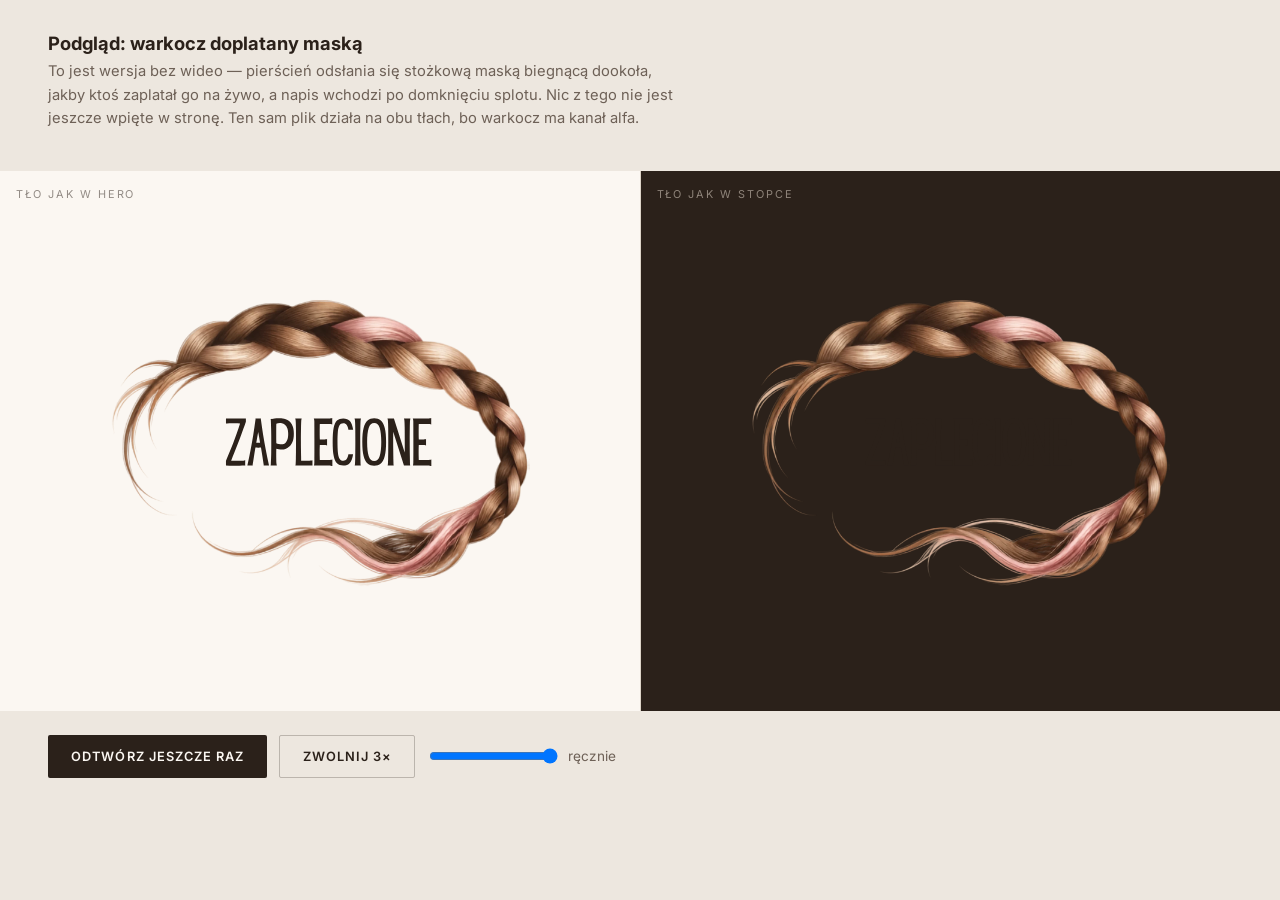
<file: podglad-logo.html>
<!DOCTYPE html>
<html lang="pl">
<head>
<meta charset="utf-8">
<meta name="viewport" content="width=device-width, initial-scale=1">
<title>Podgląd: doplatanie logo</title>
<link href="https://fonts.googleapis.com/css2?family=Inter:wght@400;500;600&display=swap" rel="stylesheet">
<style>
  :root{ --paper:#FBF7F2; --ink:#2B211A; --krem:#F0E5D8; --ease:cubic-bezier(.16,1,.3,1); }
  *{ box-sizing:border-box; }
  body{ margin:0; font-family:Inter,system-ui,sans-serif; background:#EDE7DF; color:var(--ink); }
  header{ padding:2rem clamp(1rem,4vw,3rem) 1rem; }
  h1{ font-size:1.15rem; margin:0 0 .4rem; }
  p{ margin:0; color:#6E6157; font-size:.92rem; max-width:70ch; line-height:1.6; }
  .panele{ display:grid; grid-template-columns:repeat(auto-fit,minmax(340px,1fr)); gap:1px; background:#DDD4C8; margin-top:1.5rem; }
  .panel{ padding:3.5rem 1.5rem; display:grid; place-items:center; min-height:60vh; }
  .panel--jasny{ background:var(--paper); }
  .panel--ciemny{ background:var(--ink); }
  .etykieta{ position:absolute; top:1rem; left:1rem; font-size:.68rem; letter-spacing:.18em;
             text-transform:uppercase; opacity:.5; }
  .scena{ position:relative; width:100%; display:grid; place-items:center; }

  /* --- sam efekt --- */
  @property --kat { syntax:"<angle>"; inherits:false; initial-value:0deg; }

  .logo{ position:relative; display:inline-block; line-height:0; width:min(420px,80%); }
  .logo__warkocz{
    width:100%; height:auto; display:block;
    --kat:0deg;
    /* stożkowa maska odsłania splot dookoła pierścienia — tak, jak się go zaplata */
    -webkit-mask-image:conic-gradient(from 200deg, #000 var(--kat), rgba(0,0,0,0) calc(var(--kat) + 14deg));
            mask-image:conic-gradient(from 200deg, #000 var(--kat), rgba(0,0,0,0) calc(var(--kat) + 14deg));
  }
  .logo__napis{ position:absolute; inset:0; width:100%; height:100%; opacity:0; }
  .panel--jasny .logo__napis{ fill:var(--ink); }
  .panel--ciemny .logo__napis{ fill:var(--krem); }

  .gra .logo__warkocz{ animation:doplatanie 2.4s var(--ease) forwards; }
  .gra .logo__napis{ animation:napisWchodzi .9s var(--ease) 1.9s forwards; }
  @keyframes doplatanie{ from{ --kat:0deg; } to{ --kat:360deg; } }
  @keyframes napisWchodzi{ from{ opacity:0; transform:scale(.96); } to{ opacity:1; transform:none; } }

  .sterowanie{ padding:1.5rem clamp(1rem,4vw,3rem) 3rem; display:flex; gap:.75rem; flex-wrap:wrap; align-items:center; }
  button{ font:inherit; font-size:.8rem; letter-spacing:.08em; text-transform:uppercase; font-weight:600;
          padding:.8rem 1.4rem; border:1px solid rgba(43,33,26,.25); background:var(--ink); color:var(--paper);
          border-radius:2px; cursor:pointer; }
  button.wtorny{ background:transparent; color:var(--ink); }
  label{ font-size:.85rem; color:#6E6157; display:flex; align-items:center; gap:.5rem; }
  .sprite{ position:absolute; width:0; height:0; overflow:hidden; }
</style>
</head>
<body>
<svg class="sprite" aria-hidden="true" focusable="false"><g id="napisZaplecione"><g fill="currentColor" fill-opacity="1"><g transform="translate(449.663581, 814.424862)"><g><path d="M 68.6875 -147.3125 L 68.6875 -137.1875 C 63.65625 -122.695312 59.082031 -109.835938 54.96875 -98.609375 C 50.851562 -87.378906 47.015625 -77.160156 43.453125 -67.953125 C 39.890625 -58.742188 36.421875 -49.929688 33.046875 -41.515625 C 29.671875 -33.109375 26.207031 -24.425781 22.65625 -15.46875 C 30.382812 -14.976562 37.59375 -14.734375 44.28125 -14.734375 C 50.976562 -14.734375 56.78125 -14.976562 61.6875 -15.46875 C 62.300781 -15.46875 63.128906 -15.585938 64.171875 -15.828125 C 65.210938 -16.078125 65.976562 -16.753906 66.46875 -17.859375 L 66.46875 0.375 C 65.976562 0.125 65.0625 0 63.71875 0 C 59.90625 0.125 54.929688 0.273438 48.796875 0.453125 C 42.660156 0.640625 35.9375 0.703125 28.625 0.640625 C 21.320312 0.578125 13.925781 0.363281 6.4375 0 L 6.4375 -15.46875 C 10.863281 -26.019531 14.945312 -35.804688 18.6875 -44.828125 C 22.4375 -53.859375 26.03125 -62.757812 29.46875 -71.53125 C 32.90625 -80.3125 36.3125 -89.582031 39.6875 -99.34375 C 43.0625 -109.101562 46.648438 -119.9375 50.453125 -131.84375 C 45.171875 -132.207031 40.441406 -132.421875 36.265625 -132.484375 C 32.097656 -132.546875 27.957031 -132.546875 23.84375 -132.484375 C 19.726562 -132.421875 14.972656 -132.207031 9.578125 -131.84375 C 9.453125 -131.84375 8.988281 -131.78125 8.1875 -131.65625 C 7.394531 -131.53125 6.8125 -131.164062 6.4375 -130.5625 L 6.4375 -131.109375 C 6.4375 -130.984375 6.4375 -131.71875 6.4375 -133.3125 C 6.4375 -134.914062 6.4375 -136.789062 6.4375 -138.9375 C 6.4375 -141.082031 6.4375 -142.984375 6.4375 -144.640625 C 6.4375 -146.296875 6.4375 -147.1875 6.4375 -147.3125 C 12.707031 -147.0625 19.644531 -146.90625 27.25 -146.84375 C 34.863281 -146.789062 42.351562 -146.820312 49.71875 -146.9375 C 57.082031 -147.0625 63.40625 -147.1875 68.6875 -147.3125 Z M 68.6875 -147.3125 "/></g></g></g><g fill="currentColor" fill-opacity="1"><g transform="translate(519.266976, 814.424862)"><g><path d="M 72 0 L 54.5 0 C 54.75 -0.613281 54.8125 -1.410156 54.6875 -2.390625 C 54.5625 -3.367188 54.441406 -4.109375 54.328125 -4.609375 C 53.460938 -10.984375 52.320312 -18.5625 50.90625 -27.34375 C 49.5 -36.125 47.9375 -45.726562 46.21875 -56.15625 C 43.144531 -55.914062 40.132812 -55.828125 37.1875 -55.890625 C 34.25 -55.953125 31.488281 -56.039062 28.90625 -56.15625 C 27.1875 -45.726562 25.617188 -36.125 24.203125 -27.34375 C 22.796875 -18.5625 21.601562 -10.984375 20.625 -4.609375 C 20.5 -4.109375 20.40625 -3.367188 20.34375 -2.390625 C 20.28125 -1.410156 20.375 -0.613281 20.625 0 L 3.125 0 C 3.5 -0.363281 3.742188 -0.820312 3.859375 -1.375 C 3.984375 -1.925781 4.109375 -2.390625 4.234375 -2.765625 C 7.546875 -17.492188 10.707031 -32.710938 13.71875 -48.421875 C 16.726562 -64.140625 19.519531 -79.945312 22.09375 -95.84375 C 24.675781 -111.738281 26.945312 -127.175781 28.90625 -142.15625 C 29.03125 -143.019531 29.15625 -143.972656 29.28125 -145.015625 C 29.40625 -146.054688 29.21875 -146.820312 28.71875 -147.3125 L 46.40625 -147.3125 C 45.914062 -146.820312 45.726562 -146.054688 45.84375 -145.015625 C 45.96875 -143.972656 46.09375 -143.019531 46.21875 -142.15625 C 48.1875 -127.175781 50.457031 -111.738281 53.03125 -95.84375 C 55.613281 -79.945312 58.40625 -64.140625 61.40625 -48.421875 C 64.414062 -32.710938 67.578125 -17.492188 70.890625 -2.765625 C 70.890625 -1.660156 71.257812 -0.738281 72 0 Z M 31.484375 -71.453125 C 33.578125 -71.328125 35.601562 -71.265625 37.5625 -71.265625 C 39.53125 -71.265625 41.492188 -71.382812 43.453125 -71.625 C 42.597656 -76.90625 41.675781 -82.335938 40.6875 -87.921875 C 39.707031 -93.515625 38.664062 -99.132812 37.5625 -104.78125 C 36.457031 -99.007812 35.414062 -93.359375 34.4375 -87.828125 C 33.457031 -82.304688 32.472656 -76.847656 31.484375 -71.453125 Z M 31.484375 -71.453125 "/></g></g></g><g fill="currentColor" fill-opacity="1"><g transform="translate(589.054507, 814.424862)"><g><path d="M 39.953125 -147.859375 C 42.535156 -147.742188 45.515625 -147.316406 48.890625 -146.578125 C 52.265625 -145.835938 55.703125 -144.546875 59.203125 -142.703125 C 62.703125 -140.867188 65.984375 -138.171875 69.046875 -134.609375 C 72.117188 -131.046875 74.578125 -126.441406 76.421875 -120.796875 C 78.265625 -115.148438 79.1875 -108.148438 79.1875 -99.796875 C 79.1875 -89.367188 77.832031 -80.898438 75.125 -74.390625 C 72.425781 -67.890625 69.050781 -62.859375 65 -59.296875 C 60.945312 -55.734375 56.925781 -53.273438 52.9375 -51.921875 C 48.945312 -50.578125 45.664062 -49.90625 43.09375 -49.90625 C 39.28125 -49.90625 35.65625 -50.179688 32.21875 -50.734375 C 28.78125 -51.285156 26.203125 -51.804688 24.484375 -52.296875 C 24.367188 -51.316406 24.28125 -49.132812 24.21875 -45.75 C 24.15625 -42.375 24.125 -38.476562 24.125 -34.0625 C 24.125 -29.644531 24.15625 -25.316406 24.21875 -21.078125 C 24.28125 -16.847656 24.367188 -13.320312 24.484375 -10.5 C 24.609375 -8.40625 24.851562 -6.375 25.21875 -4.40625 C 25.59375 -2.445312 25.898438 -0.976562 26.140625 0 L 6.4375 0 C 6.8125 -0.976562 7.054688 -2.476562 7.171875 -4.5 C 7.296875 -6.53125 7.359375 -8.46875 7.359375 -10.3125 C 7.359375 -10.675781 7.421875 -11.78125 7.546875 -13.625 C 7.671875 -15.46875 7.820312 -18.472656 8 -22.640625 C 8.1875 -26.816406 8.34375 -32.554688 8.46875 -39.859375 C 8.59375 -47.171875 8.65625 -56.472656 8.65625 -67.765625 C 8.65625 -86.054688 8.5 -101.460938 8.1875 -113.984375 C 7.882812 -126.503906 7.609375 -135.160156 7.359375 -139.953125 C 7.359375 -140.679688 7.296875 -141.472656 7.171875 -142.328125 C 7.054688 -143.191406 6.8125 -144.054688 6.4375 -144.921875 C 8.40625 -145.898438 12.550781 -146.753906 18.875 -147.484375 C 25.195312 -148.222656 32.222656 -148.347656 39.953125 -147.859375 Z M 41.25 -66.65625 C 43.09375 -66.65625 45.175781 -67.023438 47.5 -67.765625 C 49.832031 -68.503906 52.039062 -70.007812 54.125 -72.28125 C 56.21875 -74.550781 57.96875 -77.863281 59.375 -82.21875 C 60.789062 -86.570312 61.5 -92.375 61.5 -99.625 C 61.5 -106.863281 60.578125 -112.660156 58.734375 -117.015625 C 56.898438 -121.378906 54.660156 -124.664062 52.015625 -126.875 C 49.378906 -129.082031 46.863281 -130.582031 44.46875 -131.375 C 42.070312 -132.175781 40.320312 -132.640625 39.21875 -132.765625 C 32.59375 -133.128906 27.679688 -132.515625 24.484375 -130.921875 C 24.367188 -128.960938 24.28125 -125.128906 24.21875 -119.421875 C 24.15625 -113.710938 24.125 -106.4375 24.125 -97.59375 C 24.125 -89.25 24.15625 -82.742188 24.21875 -78.078125 C 24.28125 -73.410156 24.367188 -70.523438 24.484375 -69.421875 C 26.453125 -68.441406 28.96875 -67.734375 32.03125 -67.296875 C 35.101562 -66.867188 38.175781 -66.65625 41.25 -66.65625 Z M 41.25 -66.65625 "/></g></g></g><g fill="currentColor" fill-opacity="1"><g transform="translate(666.023365, 814.424862)"><g><path d="M 51.1875 -15.46875 C 53.28125 -15.46875 55.15625 -15.617188 56.8125 -15.921875 C 58.46875 -16.234375 59.660156 -16.507812 60.390625 -16.75 L 60.390625 0 L 7 0 C 7.363281 -0.976562 7.640625 -2.476562 7.828125 -4.5 C 8.015625 -6.53125 8.109375 -8.46875 8.109375 -10.3125 C 8.109375 -10.675781 8.164062 -11.71875 8.28125 -13.4375 C 8.40625 -15.15625 8.5 -18.253906 8.5625 -22.734375 C 8.625 -27.222656 8.710938 -33.734375 8.828125 -42.265625 C 8.953125 -50.796875 9.015625 -62.117188 9.015625 -76.234375 C 9.015625 -94.523438 8.921875 -108.609375 8.734375 -118.484375 C 8.554688 -128.367188 8.347656 -134.476562 8.109375 -136.8125 C 8.109375 -138.90625 7.921875 -140.929688 7.546875 -142.890625 C 7.179688 -144.859375 6.8125 -146.332031 6.4375 -147.3125 L 26.703125 -147.3125 C 26.453125 -146.332031 26.144531 -144.859375 25.78125 -142.890625 C 25.414062 -140.929688 25.234375 -138.90625 25.234375 -136.8125 C 25.109375 -134.113281 24.921875 -127.726562 24.671875 -117.65625 C 24.429688 -107.59375 24.3125 -93.785156 24.3125 -76.234375 C 24.3125 -68.003906 24.367188 -59.835938 24.484375 -51.734375 C 24.609375 -43.640625 24.734375 -36.398438 24.859375 -30.015625 C 24.984375 -23.628906 25.046875 -18.65625 25.046875 -15.09375 C 33.023438 -14.976562 39.160156 -14.976562 43.453125 -15.09375 C 47.753906 -15.21875 50.332031 -15.34375 51.1875 -15.46875 Z M 51.1875 -15.46875 "/></g></g></g><g fill="currentColor" fill-opacity="1"><g transform="translate(724.210296, 814.424862)"><g><path d="M 53.765625 -17.3125 C 55.859375 -17.3125 57.882812 -17.492188 59.84375 -17.859375 C 61.8125 -18.234375 63.347656 -18.539062 64.453125 -18.78125 L 64.453125 1.46875 C 63.347656 1.226562 61.8125 0.921875 59.84375 0.546875 C 57.882812 0.179688 55.859375 0 53.765625 0 L 7 0 C 7.363281 -0.976562 7.640625 -2.507812 7.828125 -4.59375 C 8.015625 -6.6875 8.109375 -8.59375 8.109375 -10.3125 C 8.109375 -10.925781 8.132812 -13.625 8.1875 -18.40625 C 8.25 -23.195312 8.28125 -30.898438 8.28125 -41.515625 C 8.28125 -52.140625 8.28125 -66.351562 8.28125 -84.15625 C 8.28125 -98.144531 8.25 -109.648438 8.1875 -118.671875 C 8.132812 -127.703125 8.109375 -133.75 8.109375 -136.8125 C 8.109375 -138.90625 7.921875 -140.929688 7.546875 -142.890625 C 7.179688 -144.859375 6.8125 -146.332031 6.4375 -147.3125 L 53.578125 -147.3125 C 55.671875 -147.3125 57.695312 -147.492188 59.65625 -147.859375 C 61.625 -148.234375 63.097656 -148.539062 64.078125 -148.78125 L 64.078125 -128.53125 C 63.097656 -128.894531 61.625 -129.257812 59.65625 -129.625 C 57.695312 -130 55.671875 -130.1875 53.578125 -130.1875 L 25.234375 -130.1875 C 25.109375 -128.34375 25.015625 -125.148438 24.953125 -120.609375 C 24.890625 -116.066406 24.859375 -110.601562 24.859375 -104.21875 C 24.859375 -98.207031 24.890625 -93.878906 24.953125 -91.234375 C 25.015625 -88.597656 25.078125 -86.726562 25.140625 -85.625 C 25.203125 -84.519531 25.234375 -83.234375 25.234375 -81.765625 L 37.375 -81.765625 C 39.46875 -81.765625 41.460938 -81.945312 43.359375 -82.3125 C 45.265625 -82.675781 46.769531 -83.046875 47.875 -83.421875 L 47.875 -63.15625 C 46.769531 -63.40625 45.265625 -63.710938 43.359375 -64.078125 C 41.460938 -64.453125 39.46875 -64.640625 37.375 -64.640625 L 25.234375 -64.640625 C 24.984375 -59.234375 24.828125 -53.550781 24.765625 -47.59375 C 24.703125 -41.644531 24.734375 -36.03125 24.859375 -30.75 C 24.984375 -25.46875 25.109375 -20.988281 25.234375 -17.3125 Z M 53.765625 -17.3125 "/></g></g></g><g fill="currentColor" fill-opacity="1"><g transform="translate(786.448206, 814.424862)"><g><path d="M 52.296875 -35.359375 L 67.03125 -35.359375 C 65.0625 -22.585938 61.648438 -13.5 56.796875 -8.09375 C 51.953125 -2.695312 45.113281 0 36.28125 0 C 28.050781 0 21.507812 -2.359375 16.65625 -7.078125 C 11.8125 -11.804688 8.34375 -19.601562 6.25 -30.46875 C 4.164062 -41.332031 3.125 -55.972656 3.125 -74.390625 C 3.125 -92.804688 4.164062 -107.320312 6.25 -117.9375 C 8.34375 -128.5625 11.8125 -136.113281 16.65625 -140.59375 C 21.507812 -145.070312 28.050781 -147.3125 36.28125 -147.3125 C 45.238281 -147.3125 52.140625 -144.671875 56.984375 -139.390625 C 61.835938 -134.109375 65.25 -124.960938 67.21875 -111.953125 L 52.296875 -111.953125 C 51.316406 -118.585938 49.597656 -123.625 47.140625 -127.0625 C 44.679688 -130.5 41.0625 -132.21875 36.28125 -132.21875 C 30.75 -132.21875 26.722656 -129.972656 24.203125 -125.484375 C 21.691406 -121.003906 20.066406 -114.46875 19.328125 -105.875 C 18.597656 -97.28125 18.234375 -86.785156 18.234375 -74.390625 C 18.234375 -61.992188 18.597656 -51.375 19.328125 -42.53125 C 20.066406 -33.695312 21.691406 -26.914062 24.203125 -22.1875 C 26.722656 -17.457031 30.75 -15.09375 36.28125 -15.09375 C 40.9375 -15.09375 44.492188 -16.84375 46.953125 -20.34375 C 49.410156 -23.84375 51.191406 -28.847656 52.296875 -35.359375 Z M 52.296875 -35.359375 "/></g></g></g><g fill="currentColor" fill-opacity="1"><g transform="translate(851.44817, 814.424862)"><g><path d="M 25.234375 -136.8125 C 25.109375 -134.113281 24.921875 -127.726562 24.671875 -117.65625 C 24.429688 -107.59375 24.3125 -93.785156 24.3125 -76.234375 C 24.3125 -68.253906 24.367188 -60.394531 24.484375 -52.65625 C 24.609375 -44.925781 24.703125 -37.898438 24.765625 -31.578125 C 24.828125 -25.253906 24.921875 -20.191406 25.046875 -16.390625 C 25.171875 -12.585938 25.234375 -10.5625 25.234375 -10.3125 C 25.234375 -8.46875 25.289062 -6.53125 25.40625 -4.5 C 25.53125 -2.476562 25.773438 -0.976562 26.140625 0 L 7 0 C 7.363281 -0.976562 7.640625 -2.476562 7.828125 -4.5 C 8.015625 -6.53125 8.109375 -8.46875 8.109375 -10.3125 C 8.109375 -10.675781 8.164062 -11.71875 8.28125 -13.4375 C 8.40625 -15.15625 8.5 -18.253906 8.5625 -22.734375 C 8.625 -27.222656 8.710938 -33.734375 8.828125 -42.265625 C 8.953125 -50.796875 9.015625 -62.117188 9.015625 -76.234375 C 9.015625 -94.523438 8.921875 -108.609375 8.734375 -118.484375 C 8.554688 -128.367188 8.347656 -134.476562 8.109375 -136.8125 C 8.109375 -138.90625 7.921875 -140.929688 7.546875 -142.890625 C 7.179688 -144.859375 6.8125 -146.332031 6.4375 -147.3125 L 26.703125 -147.3125 C 26.453125 -146.332031 26.144531 -144.859375 25.78125 -142.890625 C 25.414062 -140.929688 25.234375 -138.90625 25.234375 -136.8125 Z M 25.234375 -136.8125 "/></g></g></g><g fill="currentColor" fill-opacity="1"><g transform="translate(879.068391, 814.424862)"><g><path d="M 40.328125 0.734375 C 32.097656 0.734375 25.222656 -1.625 19.703125 -6.34375 C 14.179688 -11.070312 10.035156 -18.867188 7.265625 -29.734375 C 4.503906 -40.597656 3.125 -55.238281 3.125 -73.65625 C 3.125 -92.070312 4.503906 -106.710938 7.265625 -117.578125 C 10.035156 -128.441406 14.179688 -136.234375 19.703125 -140.953125 C 25.222656 -145.679688 32.097656 -148.046875 40.328125 -148.046875 C 48.671875 -148.046875 55.570312 -145.679688 61.03125 -140.953125 C 66.5 -136.234375 70.613281 -128.441406 73.375 -117.578125 C 76.132812 -106.710938 77.515625 -92.070312 77.515625 -73.65625 C 77.515625 -55.238281 76.132812 -40.597656 73.375 -29.734375 C 70.613281 -18.867188 66.5 -11.070312 61.03125 -6.34375 C 55.570312 -1.625 48.671875 0.734375 40.328125 0.734375 Z M 40.328125 -14.359375 C 48.671875 -14.359375 54.4375 -19.601562 57.625 -30.09375 C 60.820312 -40.59375 62.421875 -55.113281 62.421875 -73.65625 C 62.421875 -92.3125 60.820312 -106.859375 57.625 -117.296875 C 54.4375 -127.734375 48.671875 -132.953125 40.328125 -132.953125 C 32.097656 -132.953125 26.359375 -127.734375 23.109375 -117.296875 C 19.859375 -106.859375 18.234375 -92.3125 18.234375 -73.65625 C 18.234375 -55.113281 19.859375 -40.59375 23.109375 -30.09375 C 26.359375 -19.601562 32.097656 -14.359375 40.328125 -14.359375 Z M 40.328125 -14.359375 "/></g></g></g><g fill="currentColor" fill-opacity="1"><g transform="translate(954.38003, 814.424862)"><g><path d="M 76.046875 -76.234375 C 76.046875 -68.253906 76.078125 -60.394531 76.140625 -52.65625 C 76.203125 -44.925781 76.296875 -37.898438 76.421875 -31.578125 C 76.546875 -25.253906 76.632812 -20.191406 76.6875 -16.390625 C 76.75 -12.585938 76.78125 -10.5625 76.78125 -10.3125 C 76.78125 -8.46875 76.84375 -6.53125 76.96875 -4.5 C 77.09375 -2.476562 77.335938 -0.976562 77.703125 0 L 58 0 L 24.484375 -105.703125 C 24.484375 -101.765625 24.453125 -97.34375 24.390625 -92.4375 C 24.335938 -87.53125 24.3125 -82.128906 24.3125 -76.234375 C 24.3125 -68.253906 24.367188 -60.394531 24.484375 -52.65625 C 24.609375 -44.925781 24.703125 -37.898438 24.765625 -31.578125 C 24.828125 -25.253906 24.921875 -20.191406 25.046875 -16.390625 C 25.171875 -12.585938 25.234375 -10.5625 25.234375 -10.3125 C 25.234375 -8.46875 25.289062 -6.53125 25.40625 -4.5 C 25.53125 -2.476562 25.773438 -0.976562 26.140625 0 L 7 0 C 7.363281 -0.976562 7.640625 -2.476562 7.828125 -4.5 C 8.015625 -6.53125 8.109375 -8.46875 8.109375 -10.3125 C 8.109375 -10.675781 8.164062 -11.71875 8.28125 -13.4375 C 8.40625 -15.15625 8.5 -18.253906 8.5625 -22.734375 C 8.625 -27.222656 8.710938 -33.734375 8.828125 -42.265625 C 8.953125 -50.796875 9.015625 -62.117188 9.015625 -76.234375 C 9.015625 -94.523438 8.921875 -108.609375 8.734375 -118.484375 C 8.554688 -128.367188 8.347656 -134.476562 8.109375 -136.8125 C 8.109375 -138.90625 7.921875 -140.929688 7.546875 -142.890625 C 7.179688 -144.859375 6.8125 -146.332031 6.4375 -147.3125 L 26.703125 -147.3125 L 60.390625 -40.875 C 60.515625 -45.664062 60.578125 -50.972656 60.578125 -56.796875 C 60.578125 -62.628906 60.578125 -69.109375 60.578125 -76.234375 C 60.578125 -94.523438 60.484375 -108.609375 60.296875 -118.484375 C 60.117188 -128.367188 59.90625 -134.476562 59.65625 -136.8125 C 59.65625 -138.90625 59.472656 -140.929688 59.109375 -142.890625 C 58.742188 -144.859375 58.375 -146.332031 58 -147.3125 L 78.265625 -147.3125 C 78.015625 -146.207031 77.703125 -144.703125 77.328125 -142.796875 C 76.960938 -140.898438 76.78125 -138.90625 76.78125 -136.8125 C 76.664062 -134.113281 76.515625 -127.726562 76.328125 -117.65625 C 76.140625 -107.59375 76.046875 -93.785156 76.046875 -76.234375 Z M 76.046875 -76.234375 "/></g></g></g><g fill="currentColor" fill-opacity="1"><g transform="translate(1033.558536, 814.424862)"><g><path d="M 53.765625 -17.3125 C 55.859375 -17.3125 57.882812 -17.492188 59.84375 -17.859375 C 61.8125 -18.234375 63.347656 -18.539062 64.453125 -18.78125 L 64.453125 1.46875 C 63.347656 1.226562 61.8125 0.921875 59.84375 0.546875 C 57.882812 0.179688 55.859375 0 53.765625 0 L 7 0 C 7.363281 -0.976562 7.640625 -2.507812 7.828125 -4.59375 C 8.015625 -6.6875 8.109375 -8.59375 8.109375 -10.3125 C 8.109375 -10.925781 8.132812 -13.625 8.1875 -18.40625 C 8.25 -23.195312 8.28125 -30.898438 8.28125 -41.515625 C 8.28125 -52.140625 8.28125 -66.351562 8.28125 -84.15625 C 8.28125 -98.144531 8.25 -109.648438 8.1875 -118.671875 C 8.132812 -127.703125 8.109375 -133.75 8.109375 -136.8125 C 8.109375 -138.90625 7.921875 -140.929688 7.546875 -142.890625 C 7.179688 -144.859375 6.8125 -146.332031 6.4375 -147.3125 L 53.578125 -147.3125 C 55.671875 -147.3125 57.695312 -147.492188 59.65625 -147.859375 C 61.625 -148.234375 63.097656 -148.539062 64.078125 -148.78125 L 64.078125 -128.53125 C 63.097656 -128.894531 61.625 -129.257812 59.65625 -129.625 C 57.695312 -130 55.671875 -130.1875 53.578125 -130.1875 L 25.234375 -130.1875 C 25.109375 -128.34375 25.015625 -125.148438 24.953125 -120.609375 C 24.890625 -116.066406 24.859375 -110.601562 24.859375 -104.21875 C 24.859375 -98.207031 24.890625 -93.878906 24.953125 -91.234375 C 25.015625 -88.597656 25.078125 -86.726562 25.140625 -85.625 C 25.203125 -84.519531 25.234375 -83.234375 25.234375 -81.765625 L 37.375 -81.765625 C 39.46875 -81.765625 41.460938 -81.945312 43.359375 -82.3125 C 45.265625 -82.675781 46.769531 -83.046875 47.875 -83.421875 L 47.875 -63.15625 C 46.769531 -63.40625 45.265625 -63.710938 43.359375 -64.078125 C 41.460938 -64.453125 39.46875 -64.640625 37.375 -64.640625 L 25.234375 -64.640625 C 24.984375 -59.234375 24.828125 -53.550781 24.765625 -47.59375 C 24.703125 -41.644531 24.734375 -36.03125 24.859375 -30.75 C 24.984375 -25.46875 25.109375 -20.988281 25.234375 -17.3125 Z M 53.765625 -17.3125 "/></g></g></g></g></svg>
<header>
  <h1>Podgląd: warkocz doplatany maską</h1>
  <p>To jest wersja bez wideo — pierścień odsłania się stożkową maską biegnącą dookoła, jakby ktoś zaplatał go na żywo, a napis wchodzi po domknięciu splotu. Nic z tego nie jest jeszcze wpięte w stronę. Ten sam plik działa na obu tłach, bo warkocz ma kanał alfa.</p>
</header>

<div class="panele">
  <div class="panel panel--jasny" style="position:relative">
    <span class="etykieta">tło jak w hero</span>
    <div class="scena">
      <span class="logo" id="logoJasny">
        <picture>
          <source srcset="media/logo/warkocz.webp" type="image/webp">
          <img class="logo__warkocz" src="media/logo/warkocz.png" width="1400" height="975" alt="Zaplecione">
        </picture>
        <svg class="logo__napis" viewBox="93.75 281.25 1312.5 914.25" aria-hidden="true"><use href="#napisZaplecione"/></svg>
      </span>
    </div>
  </div>
  <div class="panel panel--ciemny" style="position:relative">
    <span class="etykieta" style="color:#F0E5D8">tło jak w stopce</span>
    <div class="scena">
      <span class="logo" id="logoCiemny">
        <picture>
          <source srcset="media/logo/warkocz.webp" type="image/webp">
          <img class="logo__warkocz" src="media/logo/warkocz.png" width="1400" height="975" alt="Zaplecione">
        </picture>
        <svg class="logo__napis" viewBox="93.75 281.25 1312.5 914.25" aria-hidden="true"><use href="#napisZaplecione"/></svg>
      </span>
    </div>
  </div>
</div>

<div class="sterowanie">
  <button id="odtworz">Odtwórz jeszcze raz</button>
  <button class="wtorny" id="wolniej">Zwolnij 3×</button>
  <label><input type="range" id="reka" min="0" max="360" value="360"> ręcznie</label>
</div>

<script>
  var logotypy = [document.getElementById('logoJasny'), document.getElementById('logoCiemny')];
  var suwak = document.getElementById('reka');

  function odtworz(mnoznik){
    suwak.value = 360;
    logotypy.forEach(function(l){
      l.classList.remove('gra');
      l.querySelectorAll('.logo__warkocz, .logo__napis').forEach(function(e){
        e.style.animationDuration = ''; e.style.animationDelay = ''; e.style.removeProperty('--kat'); e.style.opacity='';
      });
      void l.offsetWidth;                       // wymuszenie restartu animacji
      if (mnoznik !== 1) {
        l.querySelector('.logo__warkocz').style.animationDuration = (2.4*mnoznik)+'s';
        var n = l.querySelector('.logo__napis');
        n.style.animationDuration = (0.9*mnoznik)+'s';
        n.style.animationDelay = (1.9*mnoznik)+'s';
      }
      l.classList.add('gra');
    });
  }

  document.getElementById('odtworz').onclick = function(){ odtworz(1); };
  document.getElementById('wolniej').onclick = function(){ odtworz(3); };

  suwak.oninput = function(){
    logotypy.forEach(function(l){
      l.classList.remove('gra');
      l.querySelector('.logo__warkocz').style.setProperty('--kat', suwak.value+'deg');
      l.querySelector('.logo__napis').style.opacity = suwak.value > 340 ? 1 : 0;
    });
  };

  odtworz(1);
</script>
</body>
</html>
</file>
